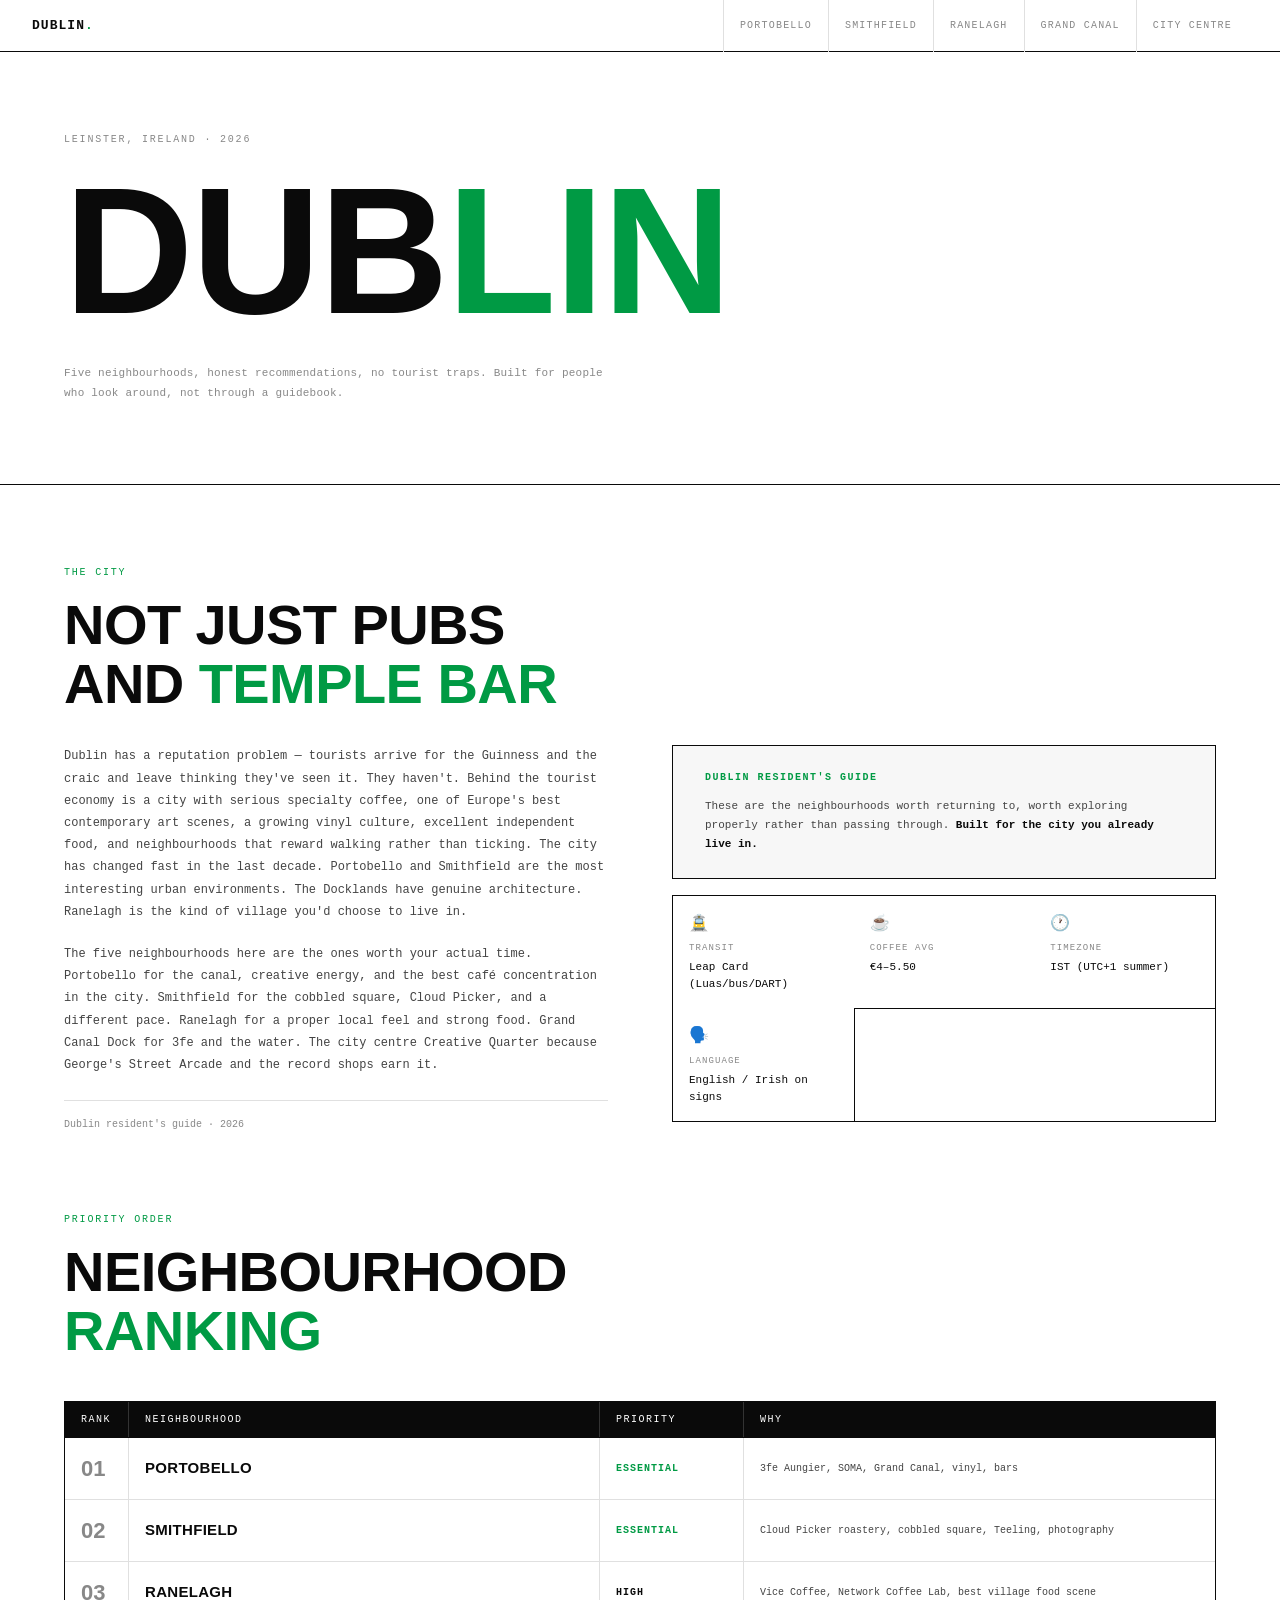
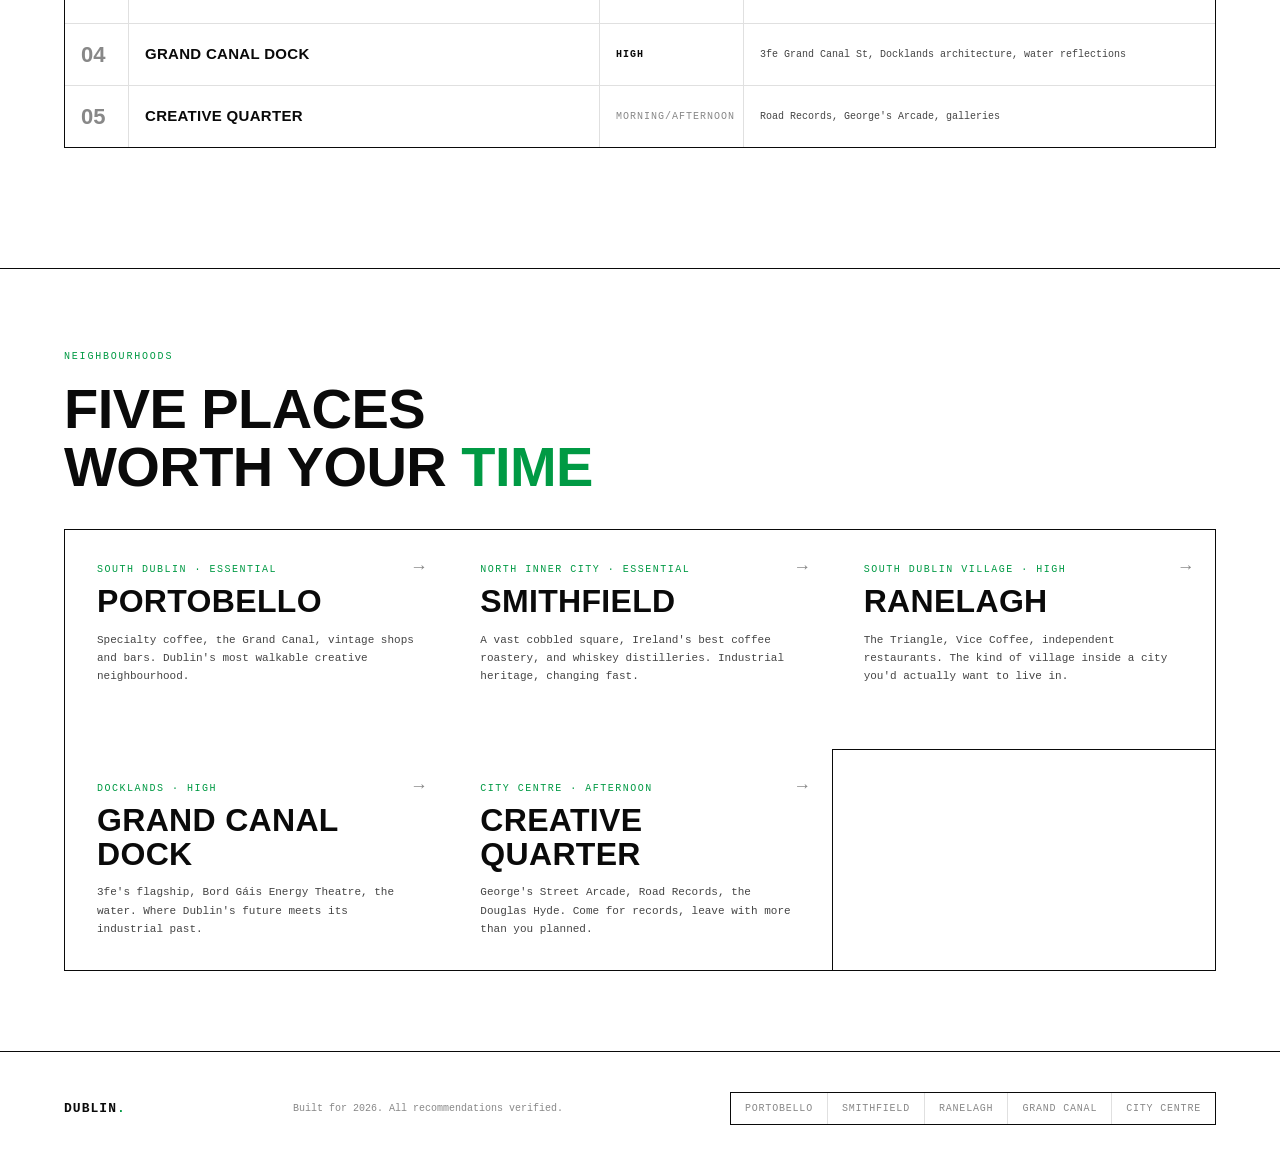
<file: index.html>
<!DOCTYPE html>
<html lang="en">
<head>
  <meta charset="UTF-8" />
  <meta name="viewport" content="width=device-width, initial-scale=1.0" />
  <title>Dublin — A Local Guide</title>
  <meta name="description" content="A neighbourhood-by-neighbourhood guide to Dublin. Coffee, culture, records, food, and street photography." />
  <link rel="stylesheet" href="./style.css" />
</head>
<body>

<nav>
  <div class="nav-logo">Dublin<span>.</span></div>
  <ul class="nav-links">
    <li><a href="./portobello.html">Portobello</a></li>
    <li><a href="./smithfield.html">Smithfield</a></li>
    <li><a href="./ranelagh.html">Ranelagh</a></li>
    <li><a href="./grand-canal-dock.html">Grand Canal</a></li>
    <li><a href="./city-centre.html">City Centre</a></li>
  </ul>
</nav>

<div class="hero hero-dublin">
  <div class="hero-bg"></div>
  <div class="hero-content">
    <div class="hero-overline">Leinster, Ireland · 2026</div>
    <h1>DUB<em>LIN</em></h1>
    <p class="hero-tagline">Five neighbourhoods, honest recommendations, no tourist traps. Built for people who look around, not through a guidebook.</p>
  </div>
</div>

<div class="munich-intro">
  <div class="section-label">The city</div>
  <h2 class="section-title">Not just pubs<br>and <em>Temple Bar</em></h2>

  <div class="munich-intro-grid">
    <div>
      <p class="section-body">Dublin has a reputation problem — tourists arrive for the Guinness and the craic and leave thinking they've seen it. They haven't. Behind the tourist economy is a city with serious specialty coffee, one of Europe's best contemporary art scenes, a growing vinyl culture, excellent independent food, and neighbourhoods that reward walking rather than ticking. The city has changed fast in the last decade. Portobello and Smithfield are the most interesting urban environments. The Docklands have genuine architecture. Ranelagh is the kind of village you'd choose to live in.</p>
      <p class="section-body" style="margin-top:1.25rem">The five neighbourhoods here are the ones worth your actual time. Portobello for the canal, creative energy, and the best café concentration in the city. Smithfield for the cobbled square, Cloud Picker, and a different pace. Ranelagh for a proper local feel and strong food. Grand Canal Dock for 3fe and the water. The city centre Creative Quarter because George's Street Arcade and the record shops earn it.</p>
      <div class="munich-fact">Dublin resident's guide · 2026</div>
    </div>
    <div>
      <div class="base-card">
        <div class="base-card-label">Dublin resident's guide</div>
        <p>These are the neighbourhoods worth returning to, worth exploring properly rather than passing through. <strong>Built for the city you already live in.</strong></p>
      </div>
      <div class="essentials" style="margin-top: 1rem;">
        <div class="essential-item">
          <div class="essential-icon">🚊</div>
          <div class="essential-label">Transit</div>
          <div class="essential-value">Leap Card (Luas/bus/DART)</div>
        </div>
        <div class="essential-item">
          <div class="essential-icon">☕</div>
          <div class="essential-label">Coffee avg</div>
          <div class="essential-value">€4–5.50</div>
        </div>
        <div class="essential-item">
          <div class="essential-icon">🕐</div>
          <div class="essential-label">Timezone</div>
          <div class="essential-value">IST (UTC+1 summer)</div>
        </div>
        <div class="essential-item">
          <div class="essential-icon">🗣️</div>
          <div class="essential-label">Language</div>
          <div class="essential-value">English / Irish on signs</div>
        </div>
      </div>
    </div>
  </div>
</div>

<div class="section" id="ranking">
  <div class="section-label">Priority Order</div>
  <h2 class="section-title">Neighbourhood<br><em>Ranking</em></h2>

  <div class="neighbourhood-ranking">
    <div class="ranking-header">
      <div>RANK</div>
      <div>NEIGHBOURHOOD</div>
      <div>PRIORITY</div>
      <div>WHY</div>
    </div>
    <div class="ranking-row">
      <div class="ranking-rank">01</div>
      <div class="ranking-name">Portobello</div>
      <div class="priority-essential">ESSENTIAL</div>
      <div class="ranking-why">3fe Aungier, SOMA, Grand Canal, vinyl, bars</div>
    </div>
    <div class="ranking-row">
      <div class="ranking-rank">02</div>
      <div class="ranking-name">Smithfield</div>
      <div class="priority-essential">ESSENTIAL</div>
      <div class="ranking-why">Cloud Picker roastery, cobbled square, Teeling, photography</div>
    </div>
    <div class="ranking-row">
      <div class="ranking-rank">03</div>
      <div class="ranking-name">Ranelagh</div>
      <div class="priority-high">HIGH</div>
      <div class="ranking-why">Vice Coffee, Network Coffee Lab, best village food scene</div>
    </div>
    <div class="ranking-row">
      <div class="ranking-rank">04</div>
      <div class="ranking-name">Grand Canal Dock</div>
      <div class="priority-high">HIGH</div>
      <div class="ranking-why">3fe Grand Canal St, Docklands architecture, water reflections</div>
    </div>
    <div class="ranking-row">
      <div class="ranking-rank">05</div>
      <div class="ranking-name">Creative Quarter</div>
      <div class="priority-morning">MORNING/AFTERNOON</div>
      <div class="ranking-why">Road Records, George's Arcade, galleries</div>
    </div>
  </div>
</div>

<hr class="divider" />

<div class="section">
  <div class="section-label">Neighbourhoods</div>
  <h2 class="section-title">Five places<br>worth your <em>time</em></h2>

  <div class="neighborhoods-grid">

    <a href="./portobello.html" class="neighborhood-card">
      <div class="neighborhood-card-bg"></div>
      <div class="neighborhood-card-overlay"></div>
      <div class="neighborhood-card-content">
        <div class="neighborhood-card-label">South Dublin · Essential</div>
        <div class="neighborhood-card-name">Portobello</div>
        <div class="neighborhood-card-tagline">Specialty coffee, the Grand Canal, vintage shops and bars. Dublin's most walkable creative neighbourhood.</div>
      </div>
      <div class="neighborhood-card-arrow">→</div>
    </a>

    <a href="./smithfield.html" class="neighborhood-card">
      <div class="neighborhood-card-bg"></div>
      <div class="neighborhood-card-overlay"></div>
      <div class="neighborhood-card-content">
        <div class="neighborhood-card-label">North Inner City · Essential</div>
        <div class="neighborhood-card-name">Smithfield</div>
        <div class="neighborhood-card-tagline">A vast cobbled square, Ireland's best coffee roastery, and whiskey distilleries. Industrial heritage, changing fast.</div>
      </div>
      <div class="neighborhood-card-arrow">→</div>
    </a>

    <a href="./ranelagh.html" class="neighborhood-card">
      <div class="neighborhood-card-bg"></div>
      <div class="neighborhood-card-overlay"></div>
      <div class="neighborhood-card-content">
        <div class="neighborhood-card-label">South Dublin Village · High</div>
        <div class="neighborhood-card-name">Ranelagh</div>
        <div class="neighborhood-card-tagline">The Triangle, Vice Coffee, independent restaurants. The kind of village inside a city you'd actually want to live in.</div>
      </div>
      <div class="neighborhood-card-arrow">→</div>
    </a>

    <a href="./grand-canal-dock.html" class="neighborhood-card">
      <div class="neighborhood-card-bg"></div>
      <div class="neighborhood-card-overlay"></div>
      <div class="neighborhood-card-content">
        <div class="neighborhood-card-label">Docklands · High</div>
        <div class="neighborhood-card-name">Grand Canal Dock</div>
        <div class="neighborhood-card-tagline">3fe's flagship, Bord Gáis Energy Theatre, the water. Where Dublin's future meets its industrial past.</div>
      </div>
      <div class="neighborhood-card-arrow">→</div>
    </a>

    <a href="./city-centre.html" class="neighborhood-card">
      <div class="neighborhood-card-bg"></div>
      <div class="neighborhood-card-overlay"></div>
      <div class="neighborhood-card-content">
        <div class="neighborhood-card-label">City Centre · Afternoon</div>
        <div class="neighborhood-card-name">Creative Quarter</div>
        <div class="neighborhood-card-tagline">George's Street Arcade, Road Records, the Douglas Hyde. Come for records, leave with more than you planned.</div>
      </div>
      <div class="neighborhood-card-arrow">→</div>
    </a>

  </div>
</div>

<footer>
  <div class="footer-logo">Dublin<span>.</span></div>
  <p class="footer-note">Built for 2026. All recommendations verified.</p>
  <ul class="footer-links">
    <li><a href="./portobello.html">Portobello</a></li>
    <li><a href="./smithfield.html">Smithfield</a></li>
    <li><a href="./ranelagh.html">Ranelagh</a></li>
    <li><a href="./grand-canal-dock.html">Grand Canal</a></li>
    <li><a href="./city-centre.html">City Centre</a></li>
  </ul>
</footer>

<button class="back-to-top" aria-label="Back to top">↑</button>
<script src="./script.js"></script>
</body>
</html>
</file>
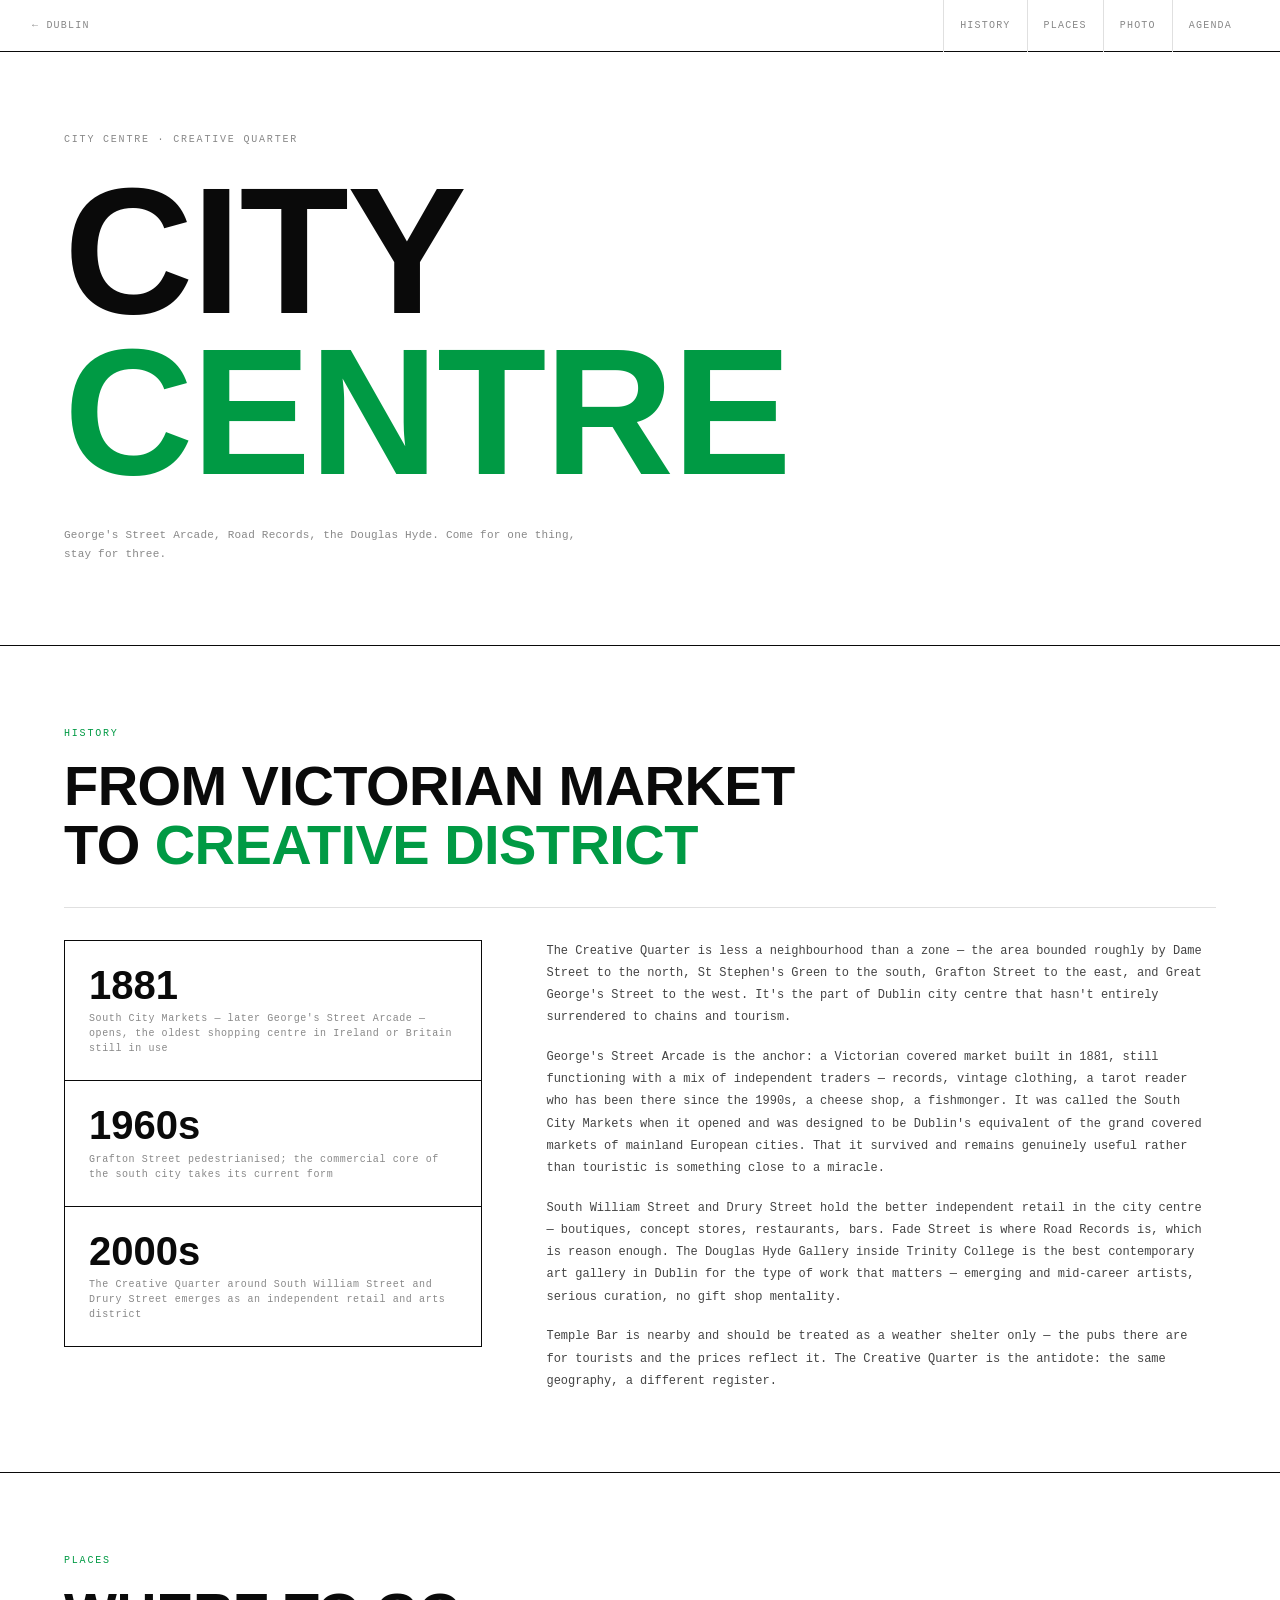
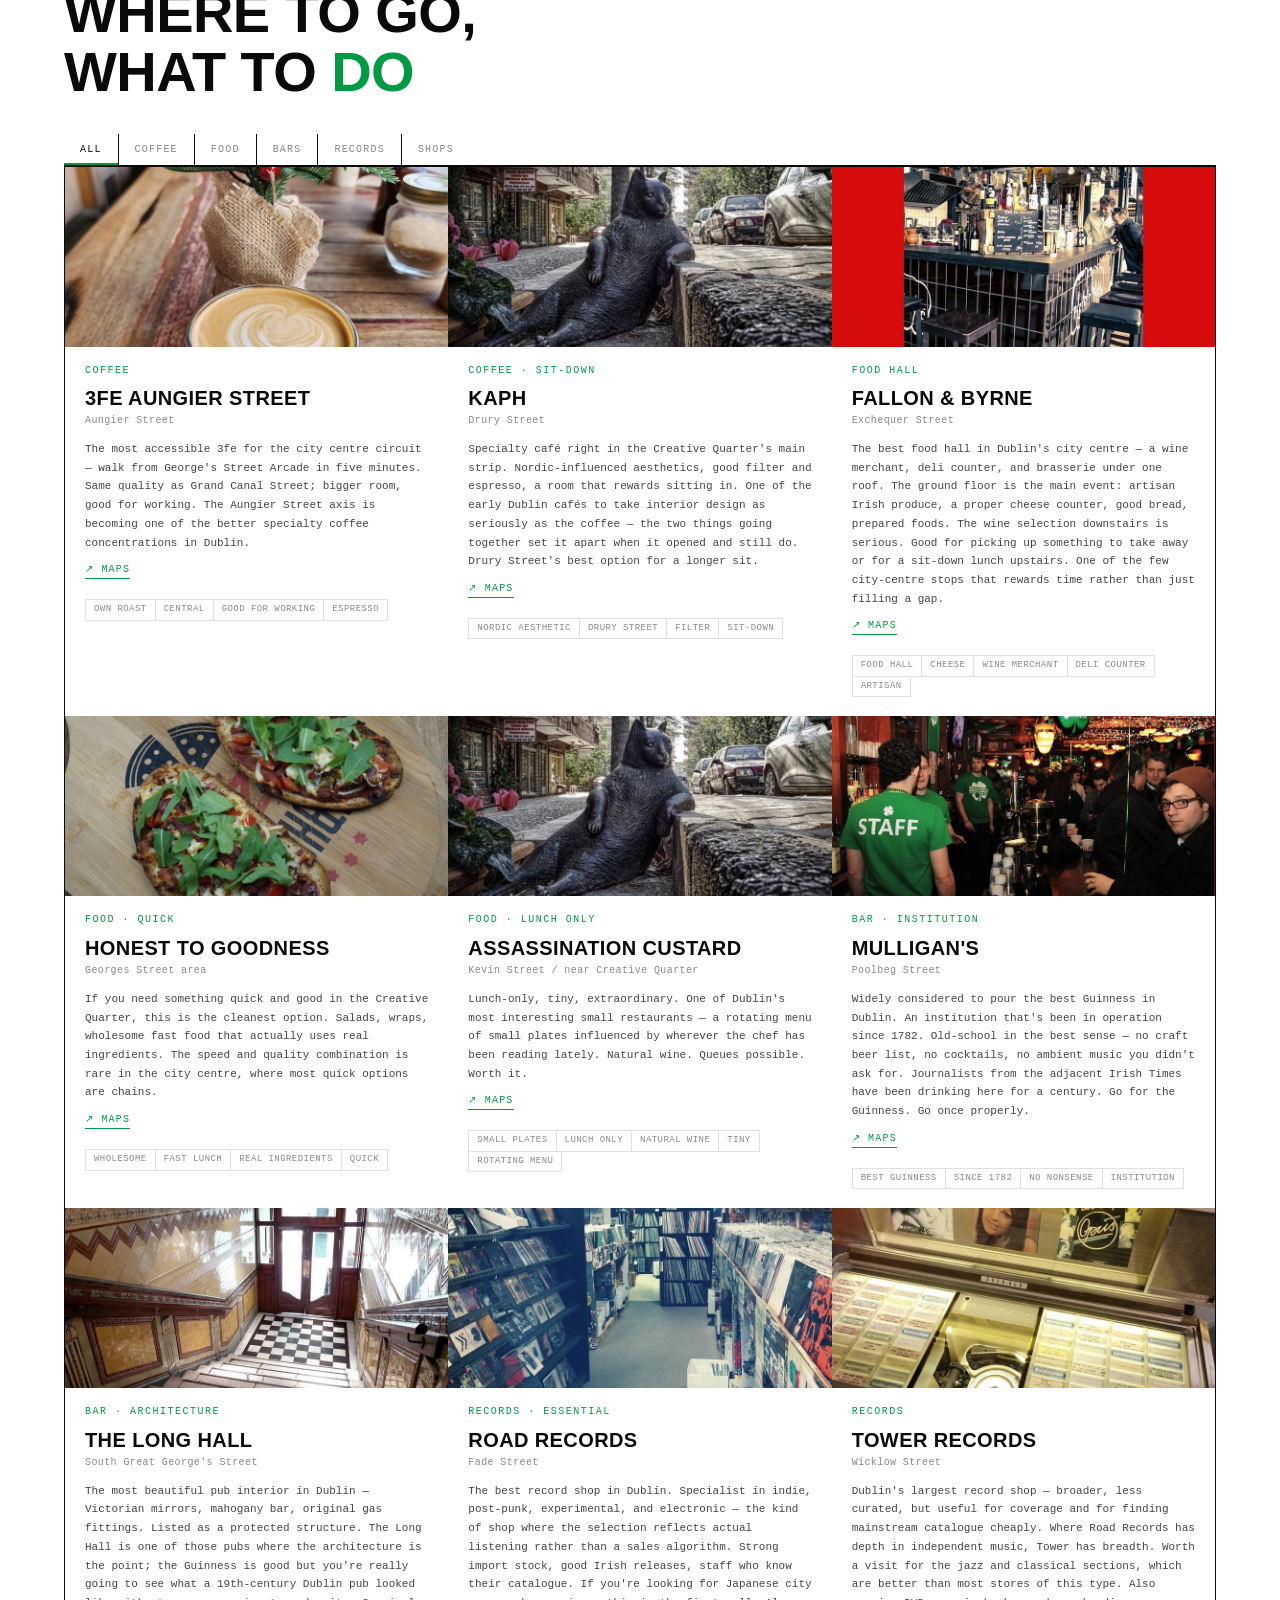
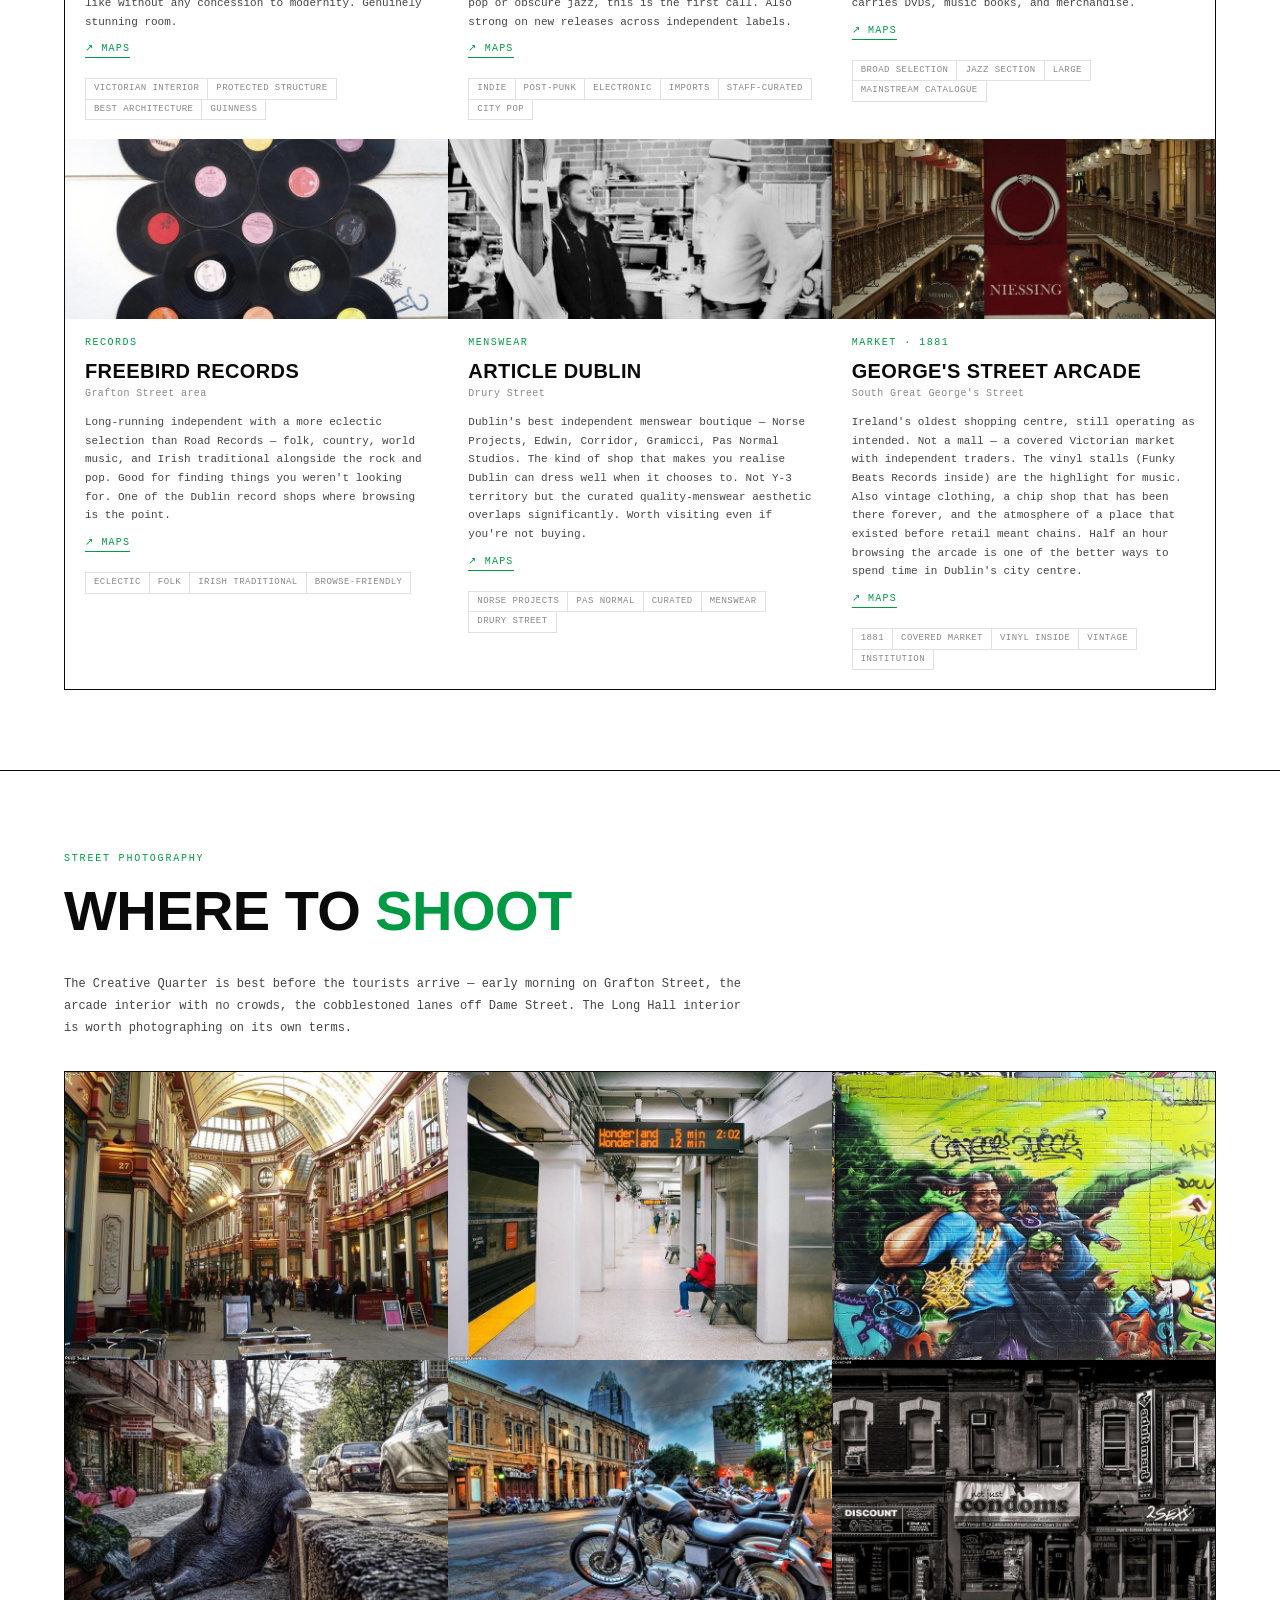
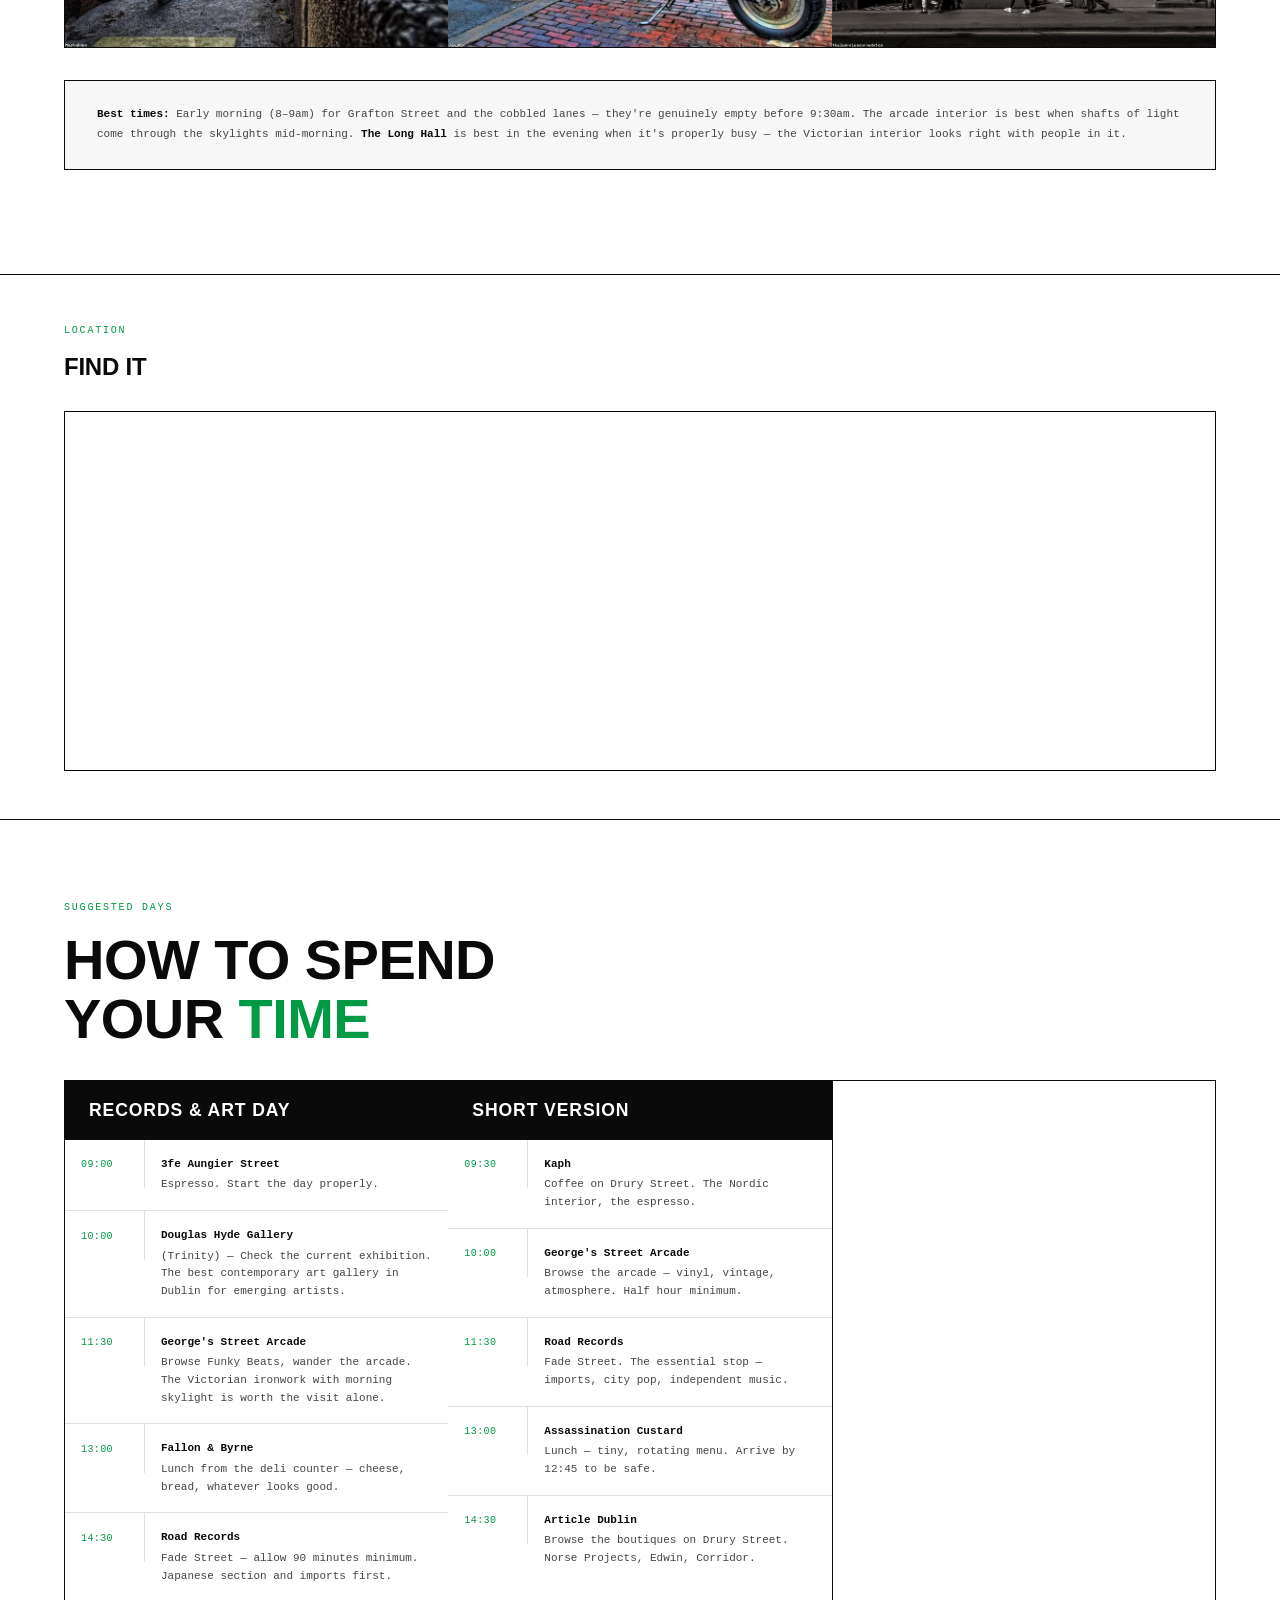
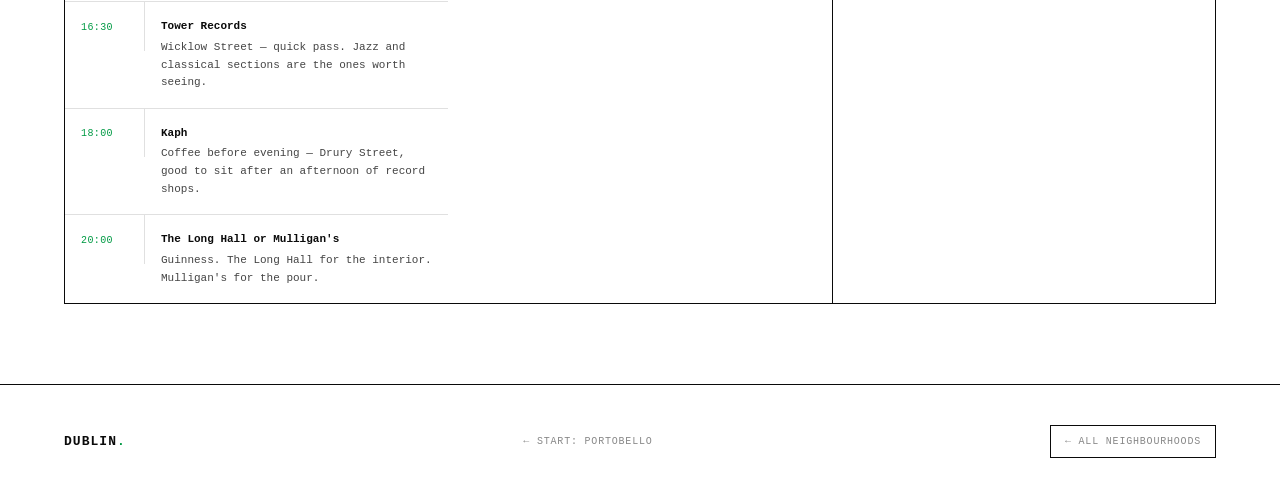
<file: city-centre.html>
<!DOCTYPE html>
<html lang="en">
<head>
  <meta charset="UTF-8" />
  <meta name="viewport" content="width=device-width, initial-scale=1.0" />
  <title>Creative Quarter — Dublin Guide</title>
  <meta name="description" content="The complete guide to Dublin's Creative Quarter: Road Records, George's Street Arcade, The Long Hall, Mulligan's, and the best record shops in Ireland." />
  <link rel="stylesheet" href="./style.css" />
</head>
<body>

<nav>
  <a href="./index.html" class="nav-back">← Dublin</a>
  <ul class="nav-links">
    <li><a href="#history">History</a></li>
    <li><a href="#places">Places</a></li>
    <li><a href="#photo">Photo</a></li>
    <li><a href="#agenda">Agenda</a></li>
  </ul>
</nav>

<div class="hero hero-city-centre">
  <div class="hero-bg"></div>
  <div class="hero-content">
    <div class="hero-overline">City Centre · Creative Quarter</div>
    <h1>City <em>Centre</em></h1>
    <p class="hero-tagline">George's Street Arcade, Road Records, the Douglas Hyde. Come for one thing, stay for three.</p>
  </div>
</div>

<!-- HISTORY -->
<div class="section" id="history">
  <div class="section-label">History</div>
  <h2 class="section-title">From Victorian market<br>to <em>creative district</em></h2>

  <div class="history-block">
    <div class="history-stats">
      <div class="stat">
        <div class="stat-number">1881</div>
        <div class="stat-label">South City Markets — later George's Street Arcade — opens, the oldest shopping centre in Ireland or Britain still in use</div>
      </div>
      <div class="stat">
        <div class="stat-number">1960s</div>
        <div class="stat-label">Grafton Street pedestrianised; the commercial core of the south city takes its current form</div>
      </div>
      <div class="stat">
        <div class="stat-number">2000s</div>
        <div class="stat-label">The Creative Quarter around South William Street and Drury Street emerges as an independent retail and arts district</div>
      </div>
    </div>
    <div class="section-body">
      <p>The Creative Quarter is less a neighbourhood than a zone — the area bounded roughly by Dame Street to the north, St Stephen's Green to the south, Grafton Street to the east, and Great George's Street to the west. It's the part of Dublin city centre that hasn't entirely surrendered to chains and tourism.</p>
      <p>George's Street Arcade is the anchor: a Victorian covered market built in 1881, still functioning with a mix of independent traders — records, vintage clothing, a tarot reader who has been there since the 1990s, a cheese shop, a fishmonger. It was called the South City Markets when it opened and was designed to be Dublin's equivalent of the grand covered markets of mainland European cities. That it survived and remains genuinely useful rather than touristic is something close to a miracle.</p>
      <p>South William Street and Drury Street hold the better independent retail in the city centre — boutiques, concept stores, restaurants, bars. Fade Street is where Road Records is, which is reason enough. The Douglas Hyde Gallery inside Trinity College is the best contemporary art gallery in Dublin for the type of work that matters — emerging and mid-career artists, serious curation, no gift shop mentality.</p>
      <p>Temple Bar is nearby and should be treated as a weather shelter only — the pubs there are for tourists and the prices reflect it. The Creative Quarter is the antidote: the same geography, a different register.</p>
    </div>
  </div>
</div>

<hr class="divider" />

<!-- PLACES -->
<div class="section" id="places">
  <div class="section-label">Places</div>
  <h2 class="section-title">Where to go,<br>what to <em>do</em></h2>

  <div class="filter-bar">
    <button class="filter-btn active" data-filter="all">All</button>
    <button class="filter-btn" data-filter="coffee">Coffee</button>
    <button class="filter-btn" data-filter="food">Food</button>
    <button class="filter-btn" data-filter="bars">Bars</button>
    <button class="filter-btn" data-filter="records">Records</button>
    <button class="filter-btn" data-filter="shops">Shops</button>
  </div>

  <div class="places-grid">

    <div class="place-card" data-category="coffee">
      <div class="place-img"><img src="./images/city-centre/3fe-aungier.jpg" alt="3fe Aungier Street"></div>
      <div class="place-category">Coffee</div>
      <div class="place-name">3fe Aungier Street</div>
      <div class="place-address">Aungier Street</div>
      <div class="place-desc">The most accessible 3fe for the city centre circuit — walk from George's Street Arcade in five minutes. Same quality as Grand Canal Street; bigger room, good for working. The Aungier Street axis is becoming one of the better specialty coffee concentrations in Dublin.</div>
      <a href="https://maps.apple.com/?q=3fe+Aungier+Street+Dublin" class="maps-link" target="_blank">↗ MAPS</a>
      <div class="place-tags">
        <span class="place-tag">own roast</span>
        <span class="place-tag">central</span>
        <span class="place-tag">good for working</span>
        <span class="place-tag">espresso</span>
      </div>
    </div>

    <div class="place-card" data-category="coffee">
      <div class="place-img"><img src="./images/city-centre/kaph-coffee.jpg" alt="Kaph"></div>
      <div class="place-category">Coffee · Sit-Down</div>
      <div class="place-name">Kaph</div>
      <div class="place-address">Drury Street</div>
      <div class="place-desc">Specialty café right in the Creative Quarter's main strip. Nordic-influenced aesthetics, good filter and espresso, a room that rewards sitting in. One of the early Dublin cafés to take interior design as seriously as the coffee — the two things going together set it apart when it opened and still do. Drury Street's best option for a longer sit.</div>
      <a href="https://maps.apple.com/?q=Kaph+Dublin" class="maps-link" target="_blank">↗ MAPS</a>
      <div class="place-tags">
        <span class="place-tag">nordic aesthetic</span>
        <span class="place-tag">drury street</span>
        <span class="place-tag">filter</span>
        <span class="place-tag">sit-down</span>
      </div>
    </div>

    <div class="place-card" data-category="food">
      <div class="place-img"><img src="./images/city-centre/fallon-and-byrne.jpg" alt="Fallon &amp; Byrne"></div>
      <div class="place-category">Food Hall</div>
      <div class="place-name">Fallon &amp; Byrne</div>
      <div class="place-address">Exchequer Street</div>
      <div class="place-desc">The best food hall in Dublin's city centre — a wine merchant, deli counter, and brasserie under one roof. The ground floor is the main event: artisan Irish produce, a proper cheese counter, good bread, prepared foods. The wine selection downstairs is serious. Good for picking up something to take away or for a sit-down lunch upstairs. One of the few city-centre stops that rewards time rather than just filling a gap.</div>
      <a href="https://maps.apple.com/?q=Fallon+and+Byrne+Dublin" class="maps-link" target="_blank">↗ MAPS</a>
      <div class="place-tags">
        <span class="place-tag">food hall</span>
        <span class="place-tag">cheese</span>
        <span class="place-tag">wine merchant</span>
        <span class="place-tag">deli counter</span>
        <span class="place-tag">artisan</span>
      </div>
    </div>

    <div class="place-card" data-category="food">
      <div class="place-img"><img src="./images/city-centre/honest-to-goodness.jpg" alt="Honest to Goodness"></div>
      <div class="place-category">Food · Quick</div>
      <div class="place-name">Honest to Goodness</div>
      <div class="place-address">Georges Street area</div>
      <div class="place-desc">If you need something quick and good in the Creative Quarter, this is the cleanest option. Salads, wraps, wholesome fast food that actually uses real ingredients. The speed and quality combination is rare in the city centre, where most quick options are chains.</div>
      <a href="https://maps.apple.com/?q=Honest+to+Goodness+Dublin" class="maps-link" target="_blank">↗ MAPS</a>
      <div class="place-tags">
        <span class="place-tag">wholesome</span>
        <span class="place-tag">fast lunch</span>
        <span class="place-tag">real ingredients</span>
        <span class="place-tag">quick</span>
      </div>
    </div>

    <div class="place-card" data-category="food">
      <div class="place-img"><img src="./images/city-centre/assassination-custard.jpg" alt="Assassination Custard"></div>
      <div class="place-category">Food · Lunch Only</div>
      <div class="place-name">Assassination Custard</div>
      <div class="place-address">Kevin Street / near Creative Quarter</div>
      <div class="place-desc">Lunch-only, tiny, extraordinary. One of Dublin's most interesting small restaurants — a rotating menu of small plates influenced by wherever the chef has been reading lately. Natural wine. Queues possible. Worth it.</div>
      <a href="https://maps.apple.com/?q=Assassination+Custard+Dublin" class="maps-link" target="_blank">↗ MAPS</a>
      <div class="place-tags">
        <span class="place-tag">small plates</span>
        <span class="place-tag">lunch only</span>
        <span class="place-tag">natural wine</span>
        <span class="place-tag">tiny</span>
        <span class="place-tag">rotating menu</span>
      </div>
    </div>

    <div class="place-card" data-category="bars">
      <div class="place-img"><img src="./images/city-centre/mulligans.jpg" alt="Mulligan's"></div>
      <div class="place-category">Bar · Institution</div>
      <div class="place-name">Mulligan's</div>
      <div class="place-address">Poolbeg Street</div>
      <div class="place-desc">Widely considered to pour the best Guinness in Dublin. An institution that's been in operation since 1782. Old-school in the best sense — no craft beer list, no cocktails, no ambient music you didn't ask for. Journalists from the adjacent Irish Times have been drinking here for a century. Go for the Guinness. Go once properly.</div>
      <a href="https://maps.apple.com/?q=Mulligans+Poolbeg+Street+Dublin" class="maps-link" target="_blank">↗ MAPS</a>
      <div class="place-tags">
        <span class="place-tag">best guinness</span>
        <span class="place-tag">since 1782</span>
        <span class="place-tag">no nonsense</span>
        <span class="place-tag">institution</span>
      </div>
    </div>

    <div class="place-card" data-category="bars">
      <div class="place-img"><img src="./images/city-centre/long-hall.jpg" alt="The Long Hall"></div>
      <div class="place-category">Bar · Architecture</div>
      <div class="place-name">The Long Hall</div>
      <div class="place-address">South Great George's Street</div>
      <div class="place-desc">The most beautiful pub interior in Dublin — Victorian mirrors, mahogany bar, original gas fittings. Listed as a protected structure. The Long Hall is one of those pubs where the architecture is the point; the Guinness is good but you're really going to see what a 19th-century Dublin pub looked like without any concession to modernity. Genuinely stunning room.</div>
      <a href="https://maps.apple.com/?q=The+Long+Hall+Dublin" class="maps-link" target="_blank">↗ MAPS</a>
      <div class="place-tags">
        <span class="place-tag">victorian interior</span>
        <span class="place-tag">protected structure</span>
        <span class="place-tag">best architecture</span>
        <span class="place-tag">guinness</span>
      </div>
    </div>

    <div class="place-card" data-category="records">
      <div class="place-img"><img src="./images/city-centre/road-records.jpg" alt="Road Records"></div>
      <div class="place-category">Records · Essential</div>
      <div class="place-name">Road Records</div>
      <div class="place-address">Fade Street</div>
      <div class="place-desc">The best record shop in Dublin. Specialist in indie, post-punk, experimental, and electronic — the kind of shop where the selection reflects actual listening rather than a sales algorithm. Strong import stock, good Irish releases, staff who know their catalogue. If you're looking for Japanese city pop or obscure jazz, this is the first call. Also strong on new releases across independent labels.</div>
      <a href="https://maps.apple.com/?q=Road+Records+Dublin" class="maps-link" target="_blank">↗ MAPS</a>
      <div class="place-tags">
        <span class="place-tag">indie</span>
        <span class="place-tag">post-punk</span>
        <span class="place-tag">electronic</span>
        <span class="place-tag">imports</span>
        <span class="place-tag">staff-curated</span>
        <span class="place-tag">city pop</span>
      </div>
    </div>

    <div class="place-card" data-category="records">
      <div class="place-img"><img src="./images/city-centre/tower-records.jpg" alt="Tower Records"></div>
      <div class="place-category">Records</div>
      <div class="place-name">Tower Records</div>
      <div class="place-address">Wicklow Street</div>
      <div class="place-desc">Dublin's largest record shop — broader, less curated, but useful for coverage and for finding mainstream catalogue cheaply. Where Road Records has depth in independent music, Tower has breadth. Worth a visit for the jazz and classical sections, which are better than most stores of this type. Also carries DVDs, music books, and merchandise.</div>
      <a href="https://maps.apple.com/?q=Tower+Records+Dublin" class="maps-link" target="_blank">↗ MAPS</a>
      <div class="place-tags">
        <span class="place-tag">broad selection</span>
        <span class="place-tag">jazz section</span>
        <span class="place-tag">large</span>
        <span class="place-tag">mainstream catalogue</span>
      </div>
    </div>

    <div class="place-card" data-category="records">
      <div class="place-img"><img src="./images/city-centre/freebird-records.jpg" alt="Freebird Records"></div>
      <div class="place-category">Records</div>
      <div class="place-name">Freebird Records</div>
      <div class="place-address">Grafton Street area</div>
      <div class="place-desc">Long-running independent with a more eclectic selection than Road Records — folk, country, world music, and Irish traditional alongside the rock and pop. Good for finding things you weren't looking for. One of the Dublin record shops where browsing is the point.</div>
      <a href="https://maps.apple.com/?q=Freebird+Records+Dublin" class="maps-link" target="_blank">↗ MAPS</a>
      <div class="place-tags">
        <span class="place-tag">eclectic</span>
        <span class="place-tag">folk</span>
        <span class="place-tag">irish traditional</span>
        <span class="place-tag">browse-friendly</span>
      </div>
    </div>

    <div class="place-card" data-category="shops">
      <div class="place-img"><img src="./images/city-centre/article-dublin.jpg" alt="Article Dublin"></div>
      <div class="place-category">Menswear</div>
      <div class="place-name">Article Dublin</div>
      <div class="place-address">Drury Street</div>
      <div class="place-desc">Dublin's best independent menswear boutique — Norse Projects, Edwin, Corridor, Gramicci, Pas Normal Studios. The kind of shop that makes you realise Dublin can dress well when it chooses to. Not Y-3 territory but the curated quality-menswear aesthetic overlaps significantly. Worth visiting even if you're not buying.</div>
      <a href="https://maps.apple.com/?q=Article+Dublin+Drury+Street" class="maps-link" target="_blank">↗ MAPS</a>
      <div class="place-tags">
        <span class="place-tag">norse projects</span>
        <span class="place-tag">pas normal</span>
        <span class="place-tag">curated</span>
        <span class="place-tag">menswear</span>
        <span class="place-tag">drury street</span>
      </div>
    </div>

    <div class="place-card" data-category="shops">
      <div class="place-img"><img src="./images/city-centre/georges-street-arcade.jpg" alt="George's Street Arcade"></div>
      <div class="place-category">Market · 1881</div>
      <div class="place-name">George's Street Arcade</div>
      <div class="place-address">South Great George's Street</div>
      <div class="place-desc">Ireland's oldest shopping centre, still operating as intended. Not a mall — a covered Victorian market with independent traders. The vinyl stalls (Funky Beats Records inside) are the highlight for music. Also vintage clothing, a chip shop that has been there forever, and the atmosphere of a place that existed before retail meant chains. Half an hour browsing the arcade is one of the better ways to spend time in Dublin's city centre.</div>
      <a href="https://maps.apple.com/?q=Georges+Street+Arcade+Dublin" class="maps-link" target="_blank">↗ MAPS</a>
      <div class="place-tags">
        <span class="place-tag">1881</span>
        <span class="place-tag">covered market</span>
        <span class="place-tag">vinyl inside</span>
        <span class="place-tag">vintage</span>
        <span class="place-tag">institution</span>
      </div>
    </div>

  </div>
</div>

<hr class="divider" />

<!-- PHOTO SPOTS -->
<div class="section" id="photo">
  <div class="section-label">Street Photography</div>
  <h2 class="section-title">Where to <em>shoot</em></h2>
  <div class="section-body">
    <p>The Creative Quarter is best before the tourists arrive — early morning on Grafton Street, the arcade interior with no crowds, the cobblestoned lanes off Dame Street. The Long Hall interior is worth photographing on its own terms.</p>
  </div>

  <div class="photo-grid">
    <div class="photo-spot">
      <img src="./images/city-centre/photo-arcade-interior.jpg" alt="George's Street Arcade Interior">
      <div class="photo-spot-overlay">George's Street Arcade Interior</div>
    </div>
    <div class="photo-spot">
      <img src="./images/city-centre/photo-grafton-dawn.jpg" alt="Grafton Street at Dawn">
      <div class="photo-spot-overlay">Grafton Street at Dawn</div>
    </div>
    <div class="photo-spot">
      <img src="./images/city-centre/photo-fade-street.jpg" alt="Fade Street Murals">
      <div class="photo-spot-overlay">Fade Street — Alley and Murals</div>
    </div>
    <div class="photo-spot">
      <img src="./images/city-centre/photo-long-hall.jpg" alt="The Long Hall Interior">
      <div class="photo-spot-overlay">The Long Hall Interior</div>
    </div>
    <div class="photo-spot">
      <img src="./images/city-centre/photo-temple-bar-morning.jpg" alt="Temple Bar Area at Morning">
      <div class="photo-spot-overlay">Temple Bar Area — Morning, Empty</div>
    </div>
    <div class="photo-spot">
      <img src="./images/city-centre/photo-drury-street.jpg" alt="Drury Street Shopfronts">
      <div class="photo-spot-overlay">Drury Street Shopfronts</div>
    </div>
  </div>

  <div style="margin-top: 2rem;" class="intro-card">
    <p><strong>Best times:</strong> Early morning (8–9am) for Grafton Street and the cobbled lanes — they're genuinely empty before 9:30am. The arcade interior is best when shafts of light come through the skylights mid-morning. <strong>The Long Hall</strong> is best in the evening when it's properly busy — the Victorian interior looks right with people in it.</p>
  </div>
</div>

<hr class="divider" />

<!-- MAP -->
<div class="section-sm">
  <div class="section-label">Location</div>
  <h2 class="section-title" style="font-size: 1.5rem; font-family: 'Barlow Condensed', sans-serif;">Find it</h2>
  <div class="map-embed">
    <iframe
      src="https://maps.google.com/maps?q=Creative+Quarter,+Dublin+2,+Ireland&output=embed&z=15"
      allowfullscreen
      loading="lazy"
      referrerpolicy="no-referrer-when-downgrade">
    </iframe>
  </div>
</div>

<hr class="divider" />

<!-- AGENDA -->
<div class="section" id="agenda">
  <div class="section-label">Suggested Days</div>
  <h2 class="section-title">How to spend<br>your <em>time</em></h2>

  <div class="agenda-grid">

    <div class="agenda-card">
      <div class="agenda-header">Records &amp; Art Day</div>
      <div class="agenda-items">
        <div class="agenda-item">
          <div class="agenda-time">09:00</div>
          <div class="agenda-activity"><strong>3fe Aungier Street</strong>Espresso. Start the day properly.</div>
        </div>
        <div class="agenda-item">
          <div class="agenda-time">10:00</div>
          <div class="agenda-activity"><strong>Douglas Hyde Gallery</strong>(Trinity) — Check the current exhibition. The best contemporary art gallery in Dublin for emerging artists.</div>
        </div>
        <div class="agenda-item">
          <div class="agenda-time">11:30</div>
          <div class="agenda-activity"><strong>George's Street Arcade</strong>Browse Funky Beats, wander the arcade. The Victorian ironwork with morning skylight is worth the visit alone.</div>
        </div>
        <div class="agenda-item">
          <div class="agenda-time">13:00</div>
          <div class="agenda-activity"><strong>Fallon &amp; Byrne</strong>Lunch from the deli counter — cheese, bread, whatever looks good.</div>
        </div>
        <div class="agenda-item">
          <div class="agenda-time">14:30</div>
          <div class="agenda-activity"><strong>Road Records</strong>Fade Street — allow 90 minutes minimum. Japanese section and imports first.</div>
        </div>
        <div class="agenda-item">
          <div class="agenda-time">16:30</div>
          <div class="agenda-activity"><strong>Tower Records</strong>Wicklow Street — quick pass. Jazz and classical sections are the ones worth seeing.</div>
        </div>
        <div class="agenda-item">
          <div class="agenda-time">18:00</div>
          <div class="agenda-activity"><strong>Kaph</strong>Coffee before evening — Drury Street, good to sit after an afternoon of record shops.</div>
        </div>
        <div class="agenda-item">
          <div class="agenda-time">20:00</div>
          <div class="agenda-activity"><strong>The Long Hall or Mulligan's</strong>Guinness. The Long Hall for the interior. Mulligan's for the pour.</div>
        </div>
      </div>
    </div>

    <div class="agenda-card">
      <div class="agenda-header">Short Version</div>
      <div class="agenda-items">
        <div class="agenda-item">
          <div class="agenda-time">09:30</div>
          <div class="agenda-activity"><strong>Kaph</strong>Coffee on Drury Street. The Nordic interior, the espresso.</div>
        </div>
        <div class="agenda-item">
          <div class="agenda-time">10:00</div>
          <div class="agenda-activity"><strong>George's Street Arcade</strong>Browse the arcade — vinyl, vintage, atmosphere. Half hour minimum.</div>
        </div>
        <div class="agenda-item">
          <div class="agenda-time">11:30</div>
          <div class="agenda-activity"><strong>Road Records</strong>Fade Street. The essential stop — imports, city pop, independent music.</div>
        </div>
        <div class="agenda-item">
          <div class="agenda-time">13:00</div>
          <div class="agenda-activity"><strong>Assassination Custard</strong>Lunch — tiny, rotating menu. Arrive by 12:45 to be safe.</div>
        </div>
        <div class="agenda-item">
          <div class="agenda-time">14:30</div>
          <div class="agenda-activity"><strong>Article Dublin</strong>Browse the boutiques on Drury Street. Norse Projects, Edwin, Corridor.</div>
        </div>
      </div>
    </div>

  </div>
</div>

<footer>
  <div class="footer-logo">Dublin<span>.</span></div>
  <div style="display:flex; gap:1rem; flex-wrap:wrap;">
    <a href="./portobello.html" style="font-family:'Space Mono',monospace;font-size:10px;color:var(--text-muted);letter-spacing:0.08em;text-transform:uppercase;">← Start: Portobello</a>
  </div>
  <ul class="footer-links">
    <li><a href="./index.html">← All Neighbourhoods</a></li>
  </ul>
</footer>

<button class="back-to-top" aria-label="Back to top">↑</button>
<script src="./script.js"></script>
</body>
</html>
</file>
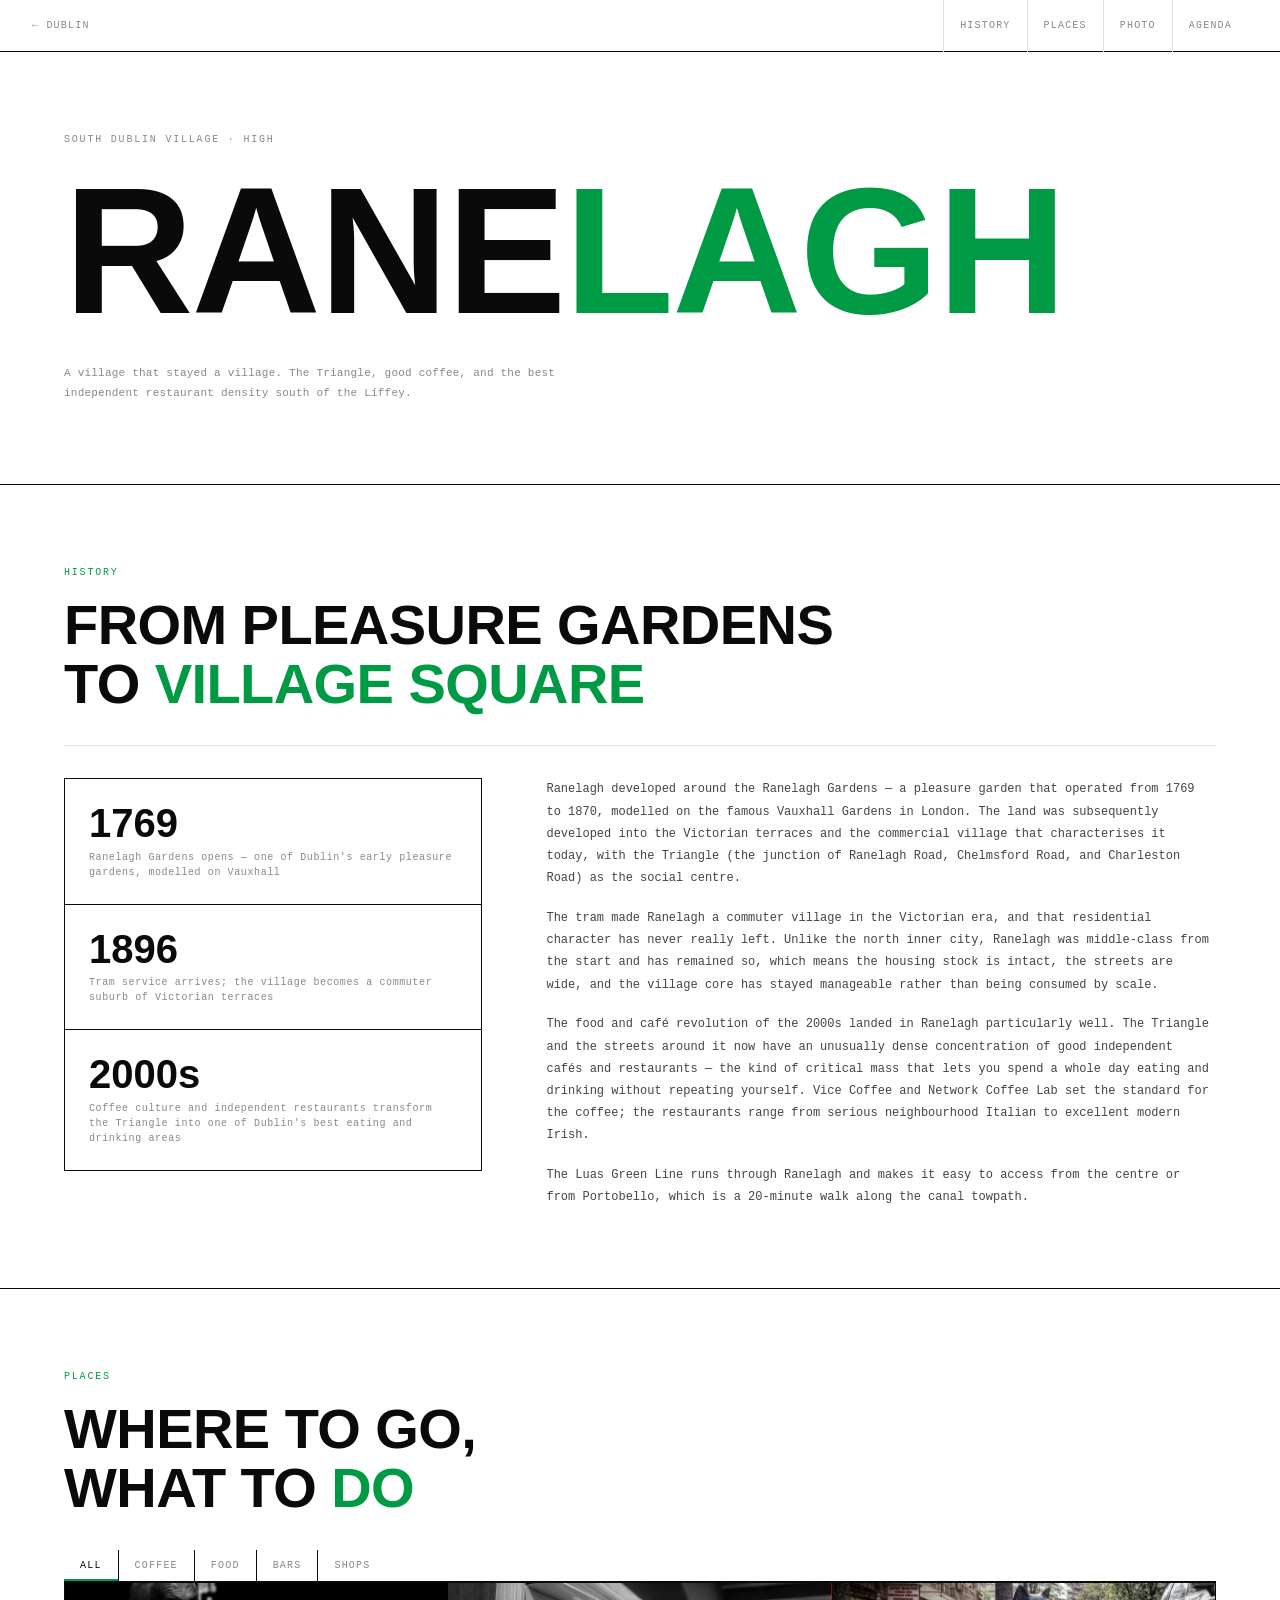
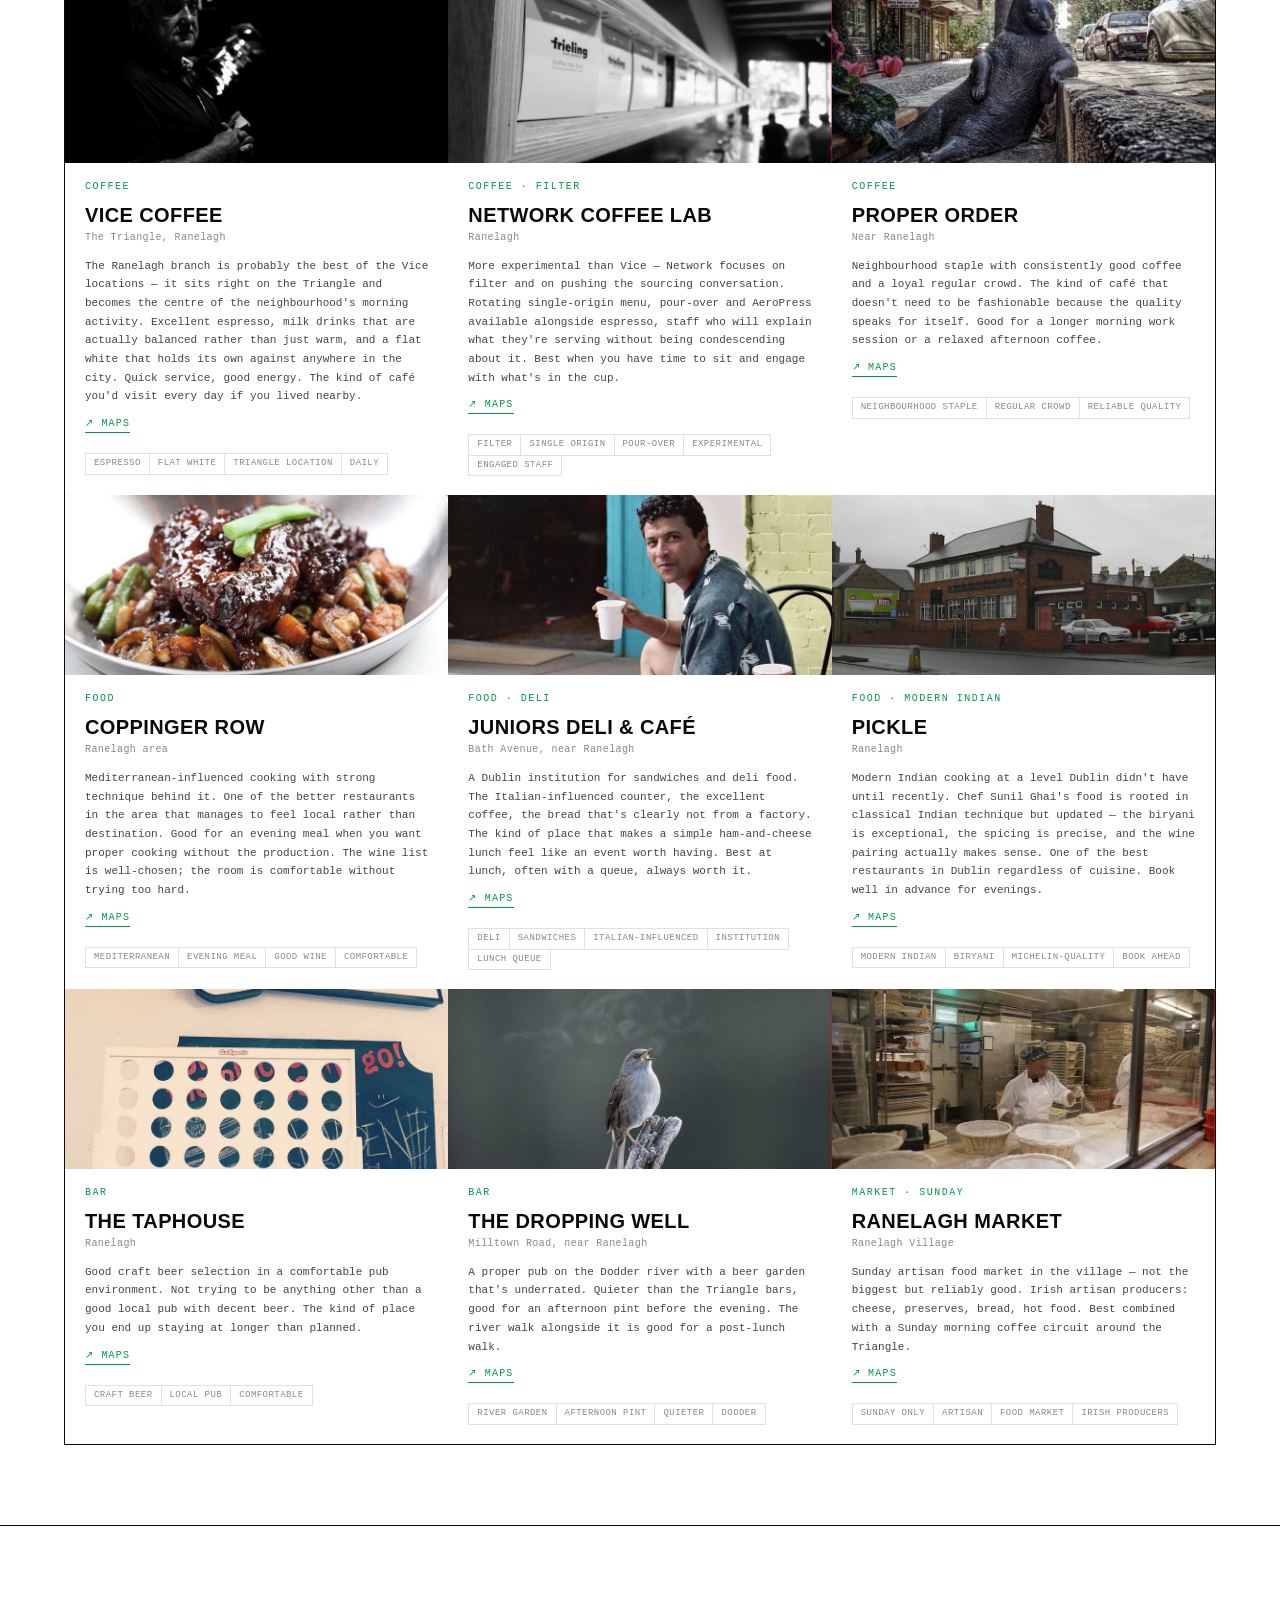
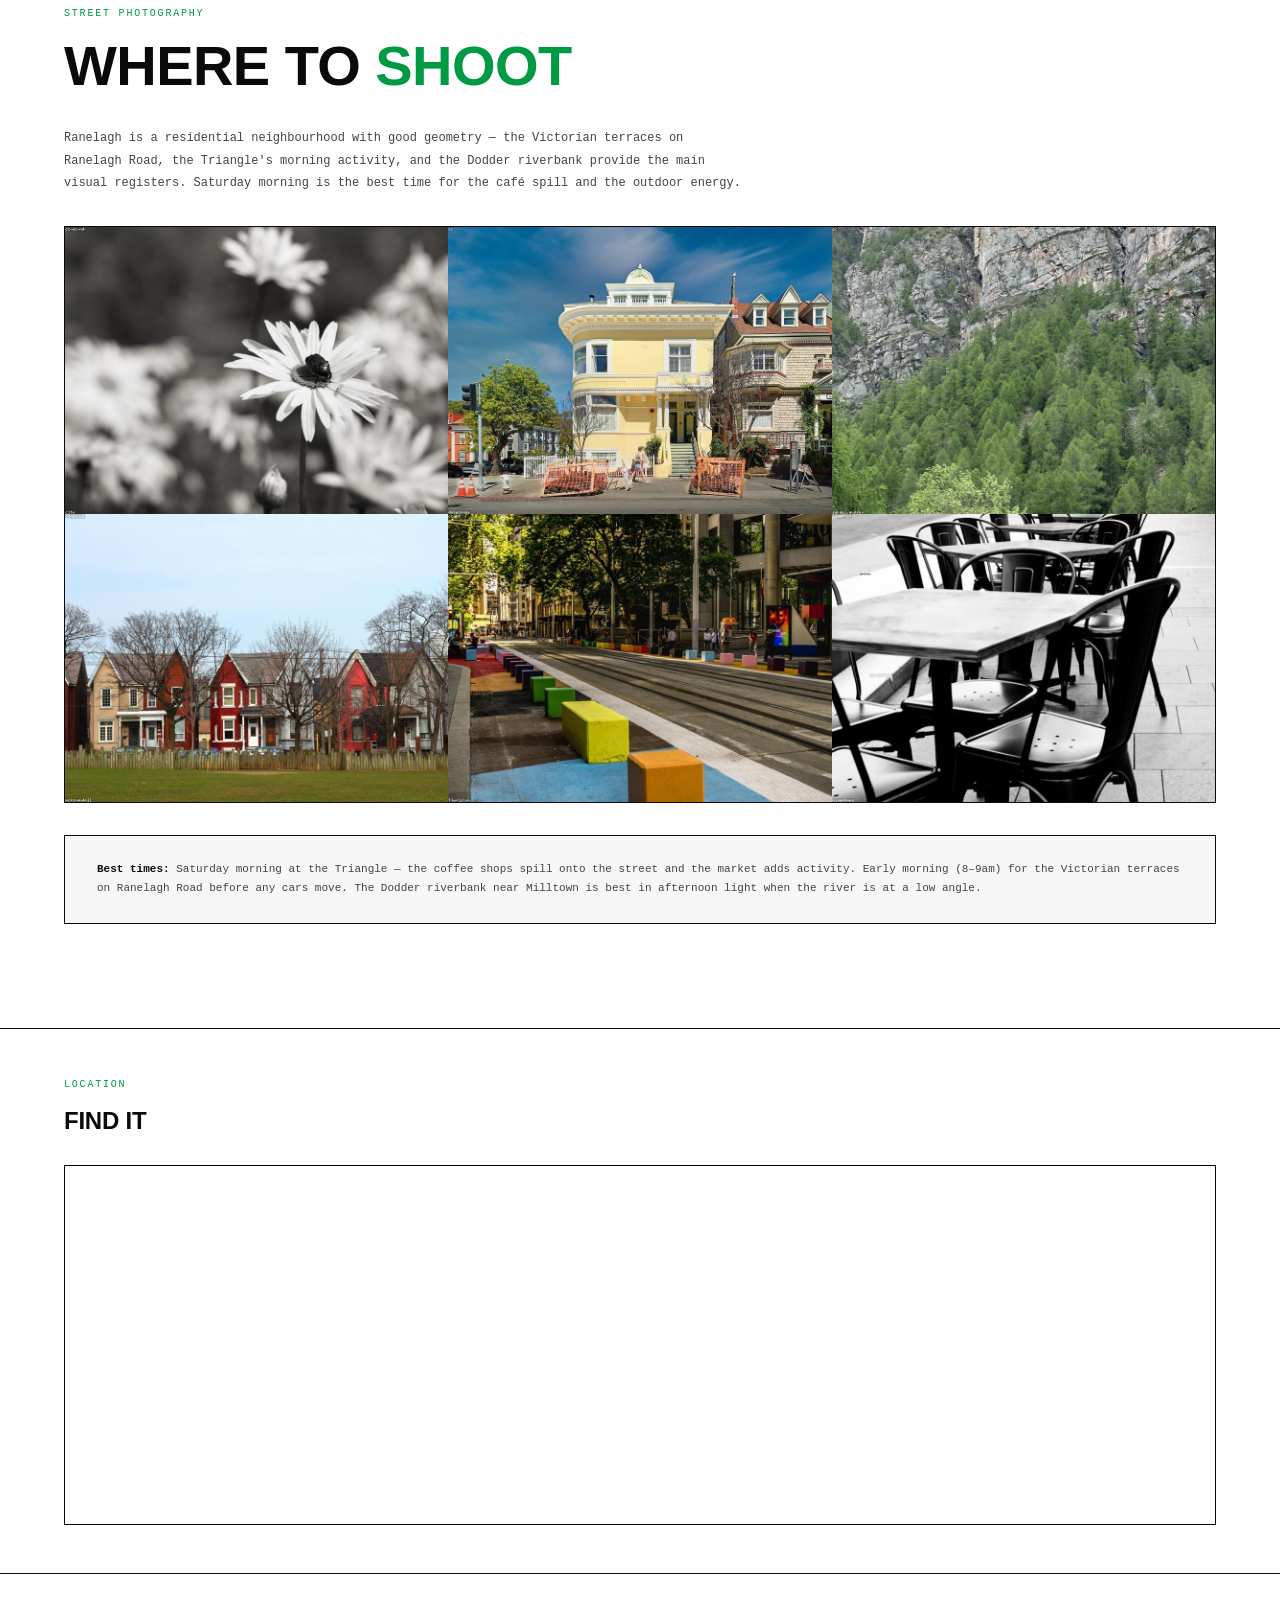
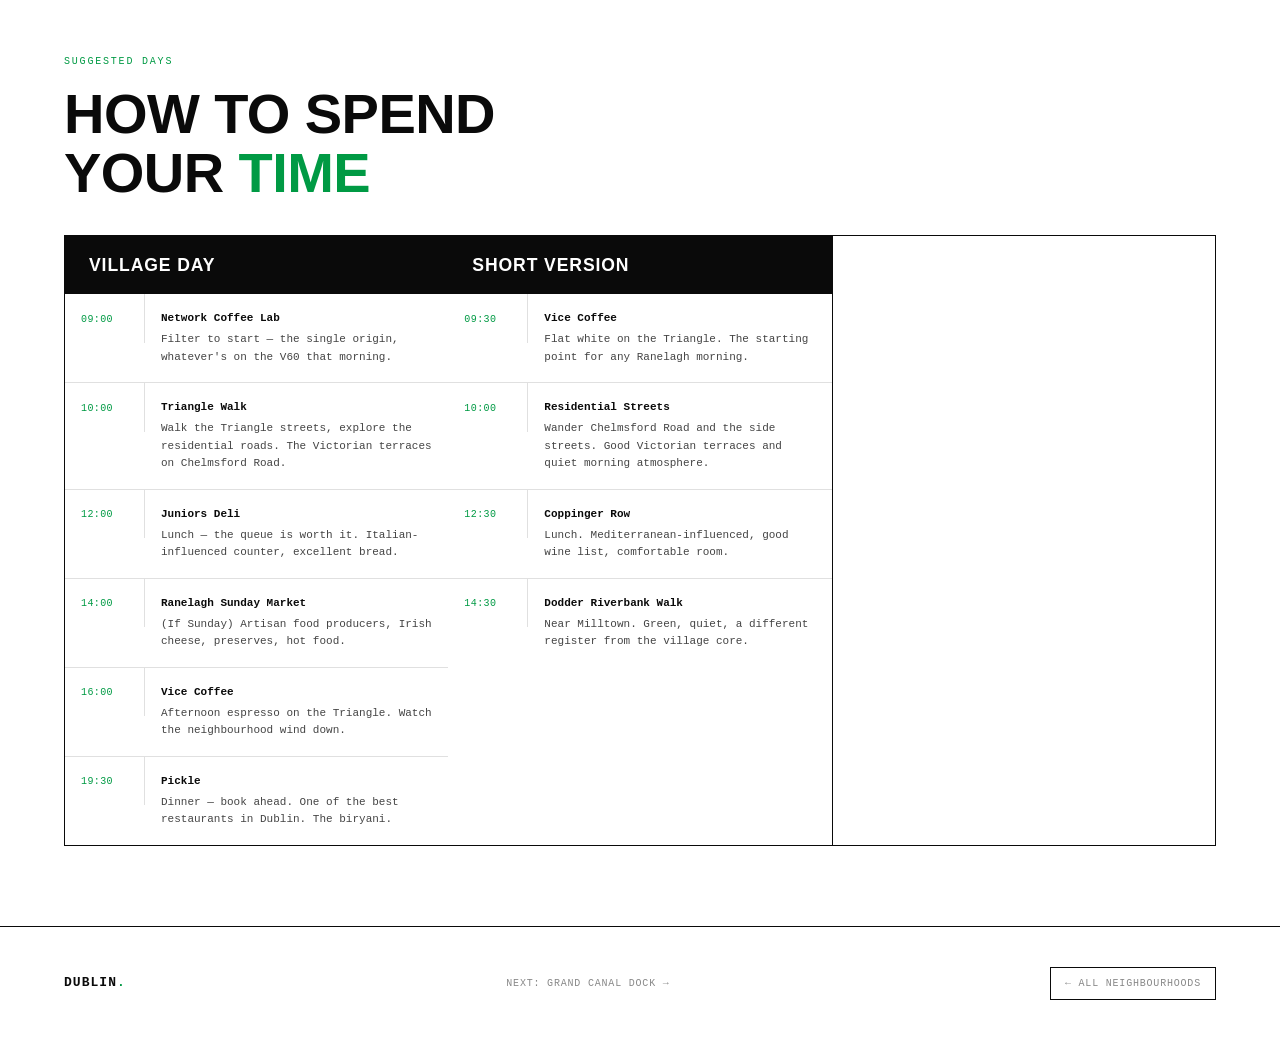
<file: ranelagh.html>
<!DOCTYPE html>
<html lang="en">
<head>
  <meta charset="UTF-8" />
  <meta name="viewport" content="width=device-width, initial-scale=1.0" />
  <title>Ranelagh — Dublin Guide</title>
  <meta name="description" content="The complete guide to Ranelagh: Vice Coffee, Network Coffee Lab, the Triangle, Pickle restaurant, and the best village food scene south of the Liffey." />
  <link rel="stylesheet" href="./style.css" />
</head>
<body>

<nav>
  <a href="./index.html" class="nav-back">← Dublin</a>
  <ul class="nav-links">
    <li><a href="#history">History</a></li>
    <li><a href="#places">Places</a></li>
    <li><a href="#photo">Photo</a></li>
    <li><a href="#agenda">Agenda</a></li>
  </ul>
</nav>

<div class="hero hero-ranelagh">
  <div class="hero-bg"></div>
  <div class="hero-content">
    <div class="hero-overline">South Dublin Village · High</div>
    <h1>Rane<em>lagh</em></h1>
    <p class="hero-tagline">A village that stayed a village. The Triangle, good coffee, and the best independent restaurant density south of the Liffey.</p>
  </div>
</div>

<!-- HISTORY -->
<div class="section" id="history">
  <div class="section-label">History</div>
  <h2 class="section-title">From pleasure gardens<br>to <em>village square</em></h2>

  <div class="history-block">
    <div class="history-stats">
      <div class="stat">
        <div class="stat-number">1769</div>
        <div class="stat-label">Ranelagh Gardens opens — one of Dublin's early pleasure gardens, modelled on Vauxhall</div>
      </div>
      <div class="stat">
        <div class="stat-number">1896</div>
        <div class="stat-label">Tram service arrives; the village becomes a commuter suburb of Victorian terraces</div>
      </div>
      <div class="stat">
        <div class="stat-number">2000s</div>
        <div class="stat-label">Coffee culture and independent restaurants transform the Triangle into one of Dublin's best eating and drinking areas</div>
      </div>
    </div>
    <div class="section-body">
      <p>Ranelagh developed around the Ranelagh Gardens — a pleasure garden that operated from 1769 to 1870, modelled on the famous Vauxhall Gardens in London. The land was subsequently developed into the Victorian terraces and the commercial village that characterises it today, with the Triangle (the junction of Ranelagh Road, Chelmsford Road, and Charleston Road) as the social centre.</p>
      <p>The tram made Ranelagh a commuter village in the Victorian era, and that residential character has never really left. Unlike the north inner city, Ranelagh was middle-class from the start and has remained so, which means the housing stock is intact, the streets are wide, and the village core has stayed manageable rather than being consumed by scale.</p>
      <p>The food and café revolution of the 2000s landed in Ranelagh particularly well. The Triangle and the streets around it now have an unusually dense concentration of good independent cafés and restaurants — the kind of critical mass that lets you spend a whole day eating and drinking without repeating yourself. Vice Coffee and Network Coffee Lab set the standard for the coffee; the restaurants range from serious neighbourhood Italian to excellent modern Irish.</p>
      <p>The Luas Green Line runs through Ranelagh and makes it easy to access from the centre or from Portobello, which is a 20-minute walk along the canal towpath.</p>
    </div>
  </div>
</div>

<hr class="divider" />

<!-- PLACES -->
<div class="section" id="places">
  <div class="section-label">Places</div>
  <h2 class="section-title">Where to go,<br>what to <em>do</em></h2>

  <div class="filter-bar">
    <button class="filter-btn active" data-filter="all">All</button>
    <button class="filter-btn" data-filter="coffee">Coffee</button>
    <button class="filter-btn" data-filter="food">Food</button>
    <button class="filter-btn" data-filter="bars">Bars</button>
    <button class="filter-btn" data-filter="shops">Shops</button>
  </div>

  <div class="places-grid">

    <div class="place-card" data-category="coffee">
      <div class="place-img"><img src="./images/ranelagh/vice-coffee.jpg" alt="Vice Coffee Ranelagh"></div>
      <div class="place-category">Coffee</div>
      <div class="place-name">Vice Coffee</div>
      <div class="place-address">The Triangle, Ranelagh</div>
      <div class="place-desc">The Ranelagh branch is probably the best of the Vice locations — it sits right on the Triangle and becomes the centre of the neighbourhood's morning activity. Excellent espresso, milk drinks that are actually balanced rather than just warm, and a flat white that holds its own against anywhere in the city. Quick service, good energy. The kind of café you'd visit every day if you lived nearby.</div>
      <a href="https://maps.apple.com/?q=Vice+Coffee+Ranelagh+Dublin" class="maps-link" target="_blank">↗ MAPS</a>
      <div class="place-tags">
        <span class="place-tag">espresso</span>
        <span class="place-tag">flat white</span>
        <span class="place-tag">triangle location</span>
        <span class="place-tag">daily</span>
      </div>
    </div>

    <div class="place-card" data-category="coffee">
      <div class="place-img"><img src="./images/ranelagh/network-coffee-lab.jpg" alt="Network Coffee Lab"></div>
      <div class="place-category">Coffee · Filter</div>
      <div class="place-name">Network Coffee Lab</div>
      <div class="place-address">Ranelagh</div>
      <div class="place-desc">More experimental than Vice — Network focuses on filter and on pushing the sourcing conversation. Rotating single-origin menu, pour-over and AeroPress available alongside espresso, staff who will explain what they're serving without being condescending about it. Best when you have time to sit and engage with what's in the cup.</div>
      <a href="https://maps.apple.com/?q=Network+Coffee+Lab+Dublin" class="maps-link" target="_blank">↗ MAPS</a>
      <div class="place-tags">
        <span class="place-tag">filter</span>
        <span class="place-tag">single origin</span>
        <span class="place-tag">pour-over</span>
        <span class="place-tag">experimental</span>
        <span class="place-tag">engaged staff</span>
      </div>
    </div>

    <div class="place-card" data-category="coffee">
      <div class="place-img"><img src="./images/ranelagh/proper-order.jpg" alt="Proper Order"></div>
      <div class="place-category">Coffee</div>
      <div class="place-name">Proper Order</div>
      <div class="place-address">Near Ranelagh</div>
      <div class="place-desc">Neighbourhood staple with consistently good coffee and a loyal regular crowd. The kind of café that doesn't need to be fashionable because the quality speaks for itself. Good for a longer morning work session or a relaxed afternoon coffee.</div>
      <a href="https://maps.apple.com/?q=Proper+Order+Coffee+Dublin" class="maps-link" target="_blank">↗ MAPS</a>
      <div class="place-tags">
        <span class="place-tag">neighbourhood staple</span>
        <span class="place-tag">regular crowd</span>
        <span class="place-tag">reliable quality</span>
      </div>
    </div>

    <div class="place-card" data-category="food">
      <div class="place-img"><img src="./images/ranelagh/coppinger-row.jpg" alt="Coppinger Row"></div>
      <div class="place-category">Food</div>
      <div class="place-name">Coppinger Row</div>
      <div class="place-address">Ranelagh area</div>
      <div class="place-desc">Mediterranean-influenced cooking with strong technique behind it. One of the better restaurants in the area that manages to feel local rather than destination. Good for an evening meal when you want proper cooking without the production. The wine list is well-chosen; the room is comfortable without trying too hard.</div>
      <a href="https://maps.apple.com/?q=Coppinger+Row+Dublin" class="maps-link" target="_blank">↗ MAPS</a>
      <div class="place-tags">
        <span class="place-tag">mediterranean</span>
        <span class="place-tag">evening meal</span>
        <span class="place-tag">good wine</span>
        <span class="place-tag">comfortable</span>
      </div>
    </div>

    <div class="place-card" data-category="food">
      <div class="place-img"><img src="./images/ranelagh/juniors-deli.jpg" alt="Juniors Deli & Café"></div>
      <div class="place-category">Food · Deli</div>
      <div class="place-name">Juniors Deli &amp; Café</div>
      <div class="place-address">Bath Avenue, near Ranelagh</div>
      <div class="place-desc">A Dublin institution for sandwiches and deli food. The Italian-influenced counter, the excellent coffee, the bread that's clearly not from a factory. The kind of place that makes a simple ham-and-cheese lunch feel like an event worth having. Best at lunch, often with a queue, always worth it.</div>
      <a href="https://maps.apple.com/?q=Juniors+Deli+Dublin" class="maps-link" target="_blank">↗ MAPS</a>
      <div class="place-tags">
        <span class="place-tag">deli</span>
        <span class="place-tag">sandwiches</span>
        <span class="place-tag">italian-influenced</span>
        <span class="place-tag">institution</span>
        <span class="place-tag">lunch queue</span>
      </div>
    </div>

    <div class="place-card" data-category="food">
      <div class="place-img"><img src="./images/ranelagh/pickle-restaurant.jpg" alt="Pickle"></div>
      <div class="place-category">Food · Modern Indian</div>
      <div class="place-name">Pickle</div>
      <div class="place-address">Ranelagh</div>
      <div class="place-desc">Modern Indian cooking at a level Dublin didn't have until recently. Chef Sunil Ghai's food is rooted in classical Indian technique but updated — the biryani is exceptional, the spicing is precise, and the wine pairing actually makes sense. One of the best restaurants in Dublin regardless of cuisine. Book well in advance for evenings.</div>
      <a href="https://maps.apple.com/?q=Pickle+Restaurant+Dublin" class="maps-link" target="_blank">↗ MAPS</a>
      <div class="place-tags">
        <span class="place-tag">modern indian</span>
        <span class="place-tag">biryani</span>
        <span class="place-tag">michelin-quality</span>
        <span class="place-tag">book ahead</span>
      </div>
    </div>

    <div class="place-card" data-category="bars">
      <div class="place-img"><img src="./images/ranelagh/taphouse.jpg" alt="The Taphouse"></div>
      <div class="place-category">Bar</div>
      <div class="place-name">The Taphouse</div>
      <div class="place-address">Ranelagh</div>
      <div class="place-desc">Good craft beer selection in a comfortable pub environment. Not trying to be anything other than a good local pub with decent beer. The kind of place you end up staying at longer than planned.</div>
      <a href="https://maps.apple.com/?q=The+Taphouse+Ranelagh+Dublin" class="maps-link" target="_blank">↗ MAPS</a>
      <div class="place-tags">
        <span class="place-tag">craft beer</span>
        <span class="place-tag">local pub</span>
        <span class="place-tag">comfortable</span>
      </div>
    </div>

    <div class="place-card" data-category="bars">
      <div class="place-img"><img src="./images/ranelagh/dropping-well.jpg" alt="The Dropping Well"></div>
      <div class="place-category">Bar</div>
      <div class="place-name">The Dropping Well</div>
      <div class="place-address">Milltown Road, near Ranelagh</div>
      <div class="place-desc">A proper pub on the Dodder river with a beer garden that's underrated. Quieter than the Triangle bars, good for an afternoon pint before the evening. The river walk alongside it is good for a post-lunch walk.</div>
      <a href="https://maps.apple.com/?q=The+Dropping+Well+Dublin" class="maps-link" target="_blank">↗ MAPS</a>
      <div class="place-tags">
        <span class="place-tag">river garden</span>
        <span class="place-tag">afternoon pint</span>
        <span class="place-tag">quieter</span>
        <span class="place-tag">dodder</span>
      </div>
    </div>

    <div class="place-card" data-category="shops">
      <div class="place-img"><img src="./images/ranelagh/ranelagh-market.jpg" alt="Ranelagh Market"></div>
      <div class="place-category">Market · Sunday</div>
      <div class="place-name">Ranelagh Market</div>
      <div class="place-address">Ranelagh Village</div>
      <div class="place-desc">Sunday artisan food market in the village — not the biggest but reliably good. Irish artisan producers: cheese, preserves, bread, hot food. Best combined with a Sunday morning coffee circuit around the Triangle.</div>
      <a href="https://maps.apple.com/?q=Ranelagh+Market+Dublin" class="maps-link" target="_blank">↗ MAPS</a>
      <div class="place-tags">
        <span class="place-tag">sunday only</span>
        <span class="place-tag">artisan</span>
        <span class="place-tag">food market</span>
        <span class="place-tag">irish producers</span>
      </div>
    </div>

  </div>
</div>

<hr class="divider" />

<!-- PHOTO SPOTS -->
<div class="section" id="photo">
  <div class="section-label">Street Photography</div>
  <h2 class="section-title">Where to <em>shoot</em></h2>
  <div class="section-body">
    <p>Ranelagh is a residential neighbourhood with good geometry — the Victorian terraces on Ranelagh Road, the Triangle's morning activity, and the Dodder riverbank provide the main visual registers. Saturday morning is the best time for the café spill and the outdoor energy.</p>
  </div>

  <div class="photo-grid">
    <div class="photo-spot">
      <img src="./images/ranelagh/photo-triangle-morning.jpg" alt="The Triangle at Morning">
      <div class="photo-spot-overlay">The Triangle at Morning</div>
    </div>
    <div class="photo-spot">
      <img src="./images/ranelagh/photo-terraces.jpg" alt="Victorian Terraces on Ranelagh Road">
      <div class="photo-spot-overlay">Victorian Terraces, Ranelagh Road</div>
    </div>
    <div class="photo-spot">
      <img src="./images/ranelagh/photo-dodder.jpg" alt="Dodder Riverbank">
      <div class="photo-spot-overlay">Dodder Riverbank</div>
    </div>
    <div class="photo-spot">
      <img src="./images/ranelagh/photo-chelmsford-road.jpg" alt="Chelmsford Road">
      <div class="photo-spot-overlay">Chelmsford Road</div>
    </div>
    <div class="photo-spot">
      <img src="./images/ranelagh/photo-luas.jpg" alt="Luas Green Line on Ranelagh Road">
      <div class="photo-spot-overlay">Luas Green Line, Ranelagh Road</div>
    </div>
    <div class="photo-spot">
      <img src="./images/ranelagh/photo-cafe-spill.jpg" alt="Café Spill onto the Triangle">
      <div class="photo-spot-overlay">Saturday Morning Café Spill</div>
    </div>
  </div>

  <div style="margin-top: 2rem;" class="intro-card">
    <p><strong>Best times:</strong> Saturday morning at the Triangle — the coffee shops spill onto the street and the market adds activity. Early morning (8–9am) for the Victorian terraces on Ranelagh Road before any cars move. The Dodder riverbank near Milltown is best in afternoon light when the river is at a low angle.</p>
  </div>
</div>

<hr class="divider" />

<!-- MAP -->
<div class="section-sm">
  <div class="section-label">Location</div>
  <h2 class="section-title" style="font-size: 1.5rem; font-family: 'Barlow Condensed', sans-serif;">Find it</h2>
  <div class="map-embed">
    <iframe
      src="https://maps.google.com/maps?q=Ranelagh,+Dublin,+Ireland&output=embed&z=15"
      allowfullscreen
      loading="lazy"
      referrerpolicy="no-referrer-when-downgrade">
    </iframe>
  </div>
</div>

<hr class="divider" />

<!-- AGENDA -->
<div class="section" id="agenda">
  <div class="section-label">Suggested Days</div>
  <h2 class="section-title">How to spend<br>your <em>time</em></h2>

  <div class="agenda-grid">

    <div class="agenda-card">
      <div class="agenda-header">Village Day</div>
      <div class="agenda-items">
        <div class="agenda-item">
          <div class="agenda-time">09:00</div>
          <div class="agenda-activity"><strong>Network Coffee Lab</strong>Filter to start — the single origin, whatever's on the V60 that morning.</div>
        </div>
        <div class="agenda-item">
          <div class="agenda-time">10:00</div>
          <div class="agenda-activity"><strong>Triangle Walk</strong>Walk the Triangle streets, explore the residential roads. The Victorian terraces on Chelmsford Road.</div>
        </div>
        <div class="agenda-item">
          <div class="agenda-time">12:00</div>
          <div class="agenda-activity"><strong>Juniors Deli</strong>Lunch — the queue is worth it. Italian-influenced counter, excellent bread.</div>
        </div>
        <div class="agenda-item">
          <div class="agenda-time">14:00</div>
          <div class="agenda-activity"><strong>Ranelagh Sunday Market</strong>(If Sunday) Artisan food producers, Irish cheese, preserves, hot food.</div>
        </div>
        <div class="agenda-item">
          <div class="agenda-time">16:00</div>
          <div class="agenda-activity"><strong>Vice Coffee</strong>Afternoon espresso on the Triangle. Watch the neighbourhood wind down.</div>
        </div>
        <div class="agenda-item">
          <div class="agenda-time">19:30</div>
          <div class="agenda-activity"><strong>Pickle</strong>Dinner — book ahead. One of the best restaurants in Dublin. The biryani.</div>
        </div>
      </div>
    </div>

    <div class="agenda-card">
      <div class="agenda-header">Short Version</div>
      <div class="agenda-items">
        <div class="agenda-item">
          <div class="agenda-time">09:30</div>
          <div class="agenda-activity"><strong>Vice Coffee</strong>Flat white on the Triangle. The starting point for any Ranelagh morning.</div>
        </div>
        <div class="agenda-item">
          <div class="agenda-time">10:00</div>
          <div class="agenda-activity"><strong>Residential Streets</strong>Wander Chelmsford Road and the side streets. Good Victorian terraces and quiet morning atmosphere.</div>
        </div>
        <div class="agenda-item">
          <div class="agenda-time">12:30</div>
          <div class="agenda-activity"><strong>Coppinger Row</strong>Lunch. Mediterranean-influenced, good wine list, comfortable room.</div>
        </div>
        <div class="agenda-item">
          <div class="agenda-time">14:30</div>
          <div class="agenda-activity"><strong>Dodder Riverbank Walk</strong>Near Milltown. Green, quiet, a different register from the village core.</div>
        </div>
      </div>
    </div>

  </div>
</div>

<footer>
  <div class="footer-logo">Dublin<span>.</span></div>
  <div style="display:flex; gap:1rem; flex-wrap:wrap;">
    <a href="./grand-canal-dock.html" style="font-family:'Space Mono',monospace;font-size:10px;color:var(--text-muted);letter-spacing:0.08em;text-transform:uppercase;">Next: Grand Canal Dock →</a>
  </div>
  <ul class="footer-links">
    <li><a href="./index.html">← All Neighbourhoods</a></li>
  </ul>
</footer>

<button class="back-to-top" aria-label="Back to top">↑</button>
<script src="./script.js"></script>
</body>
</html>
</file>
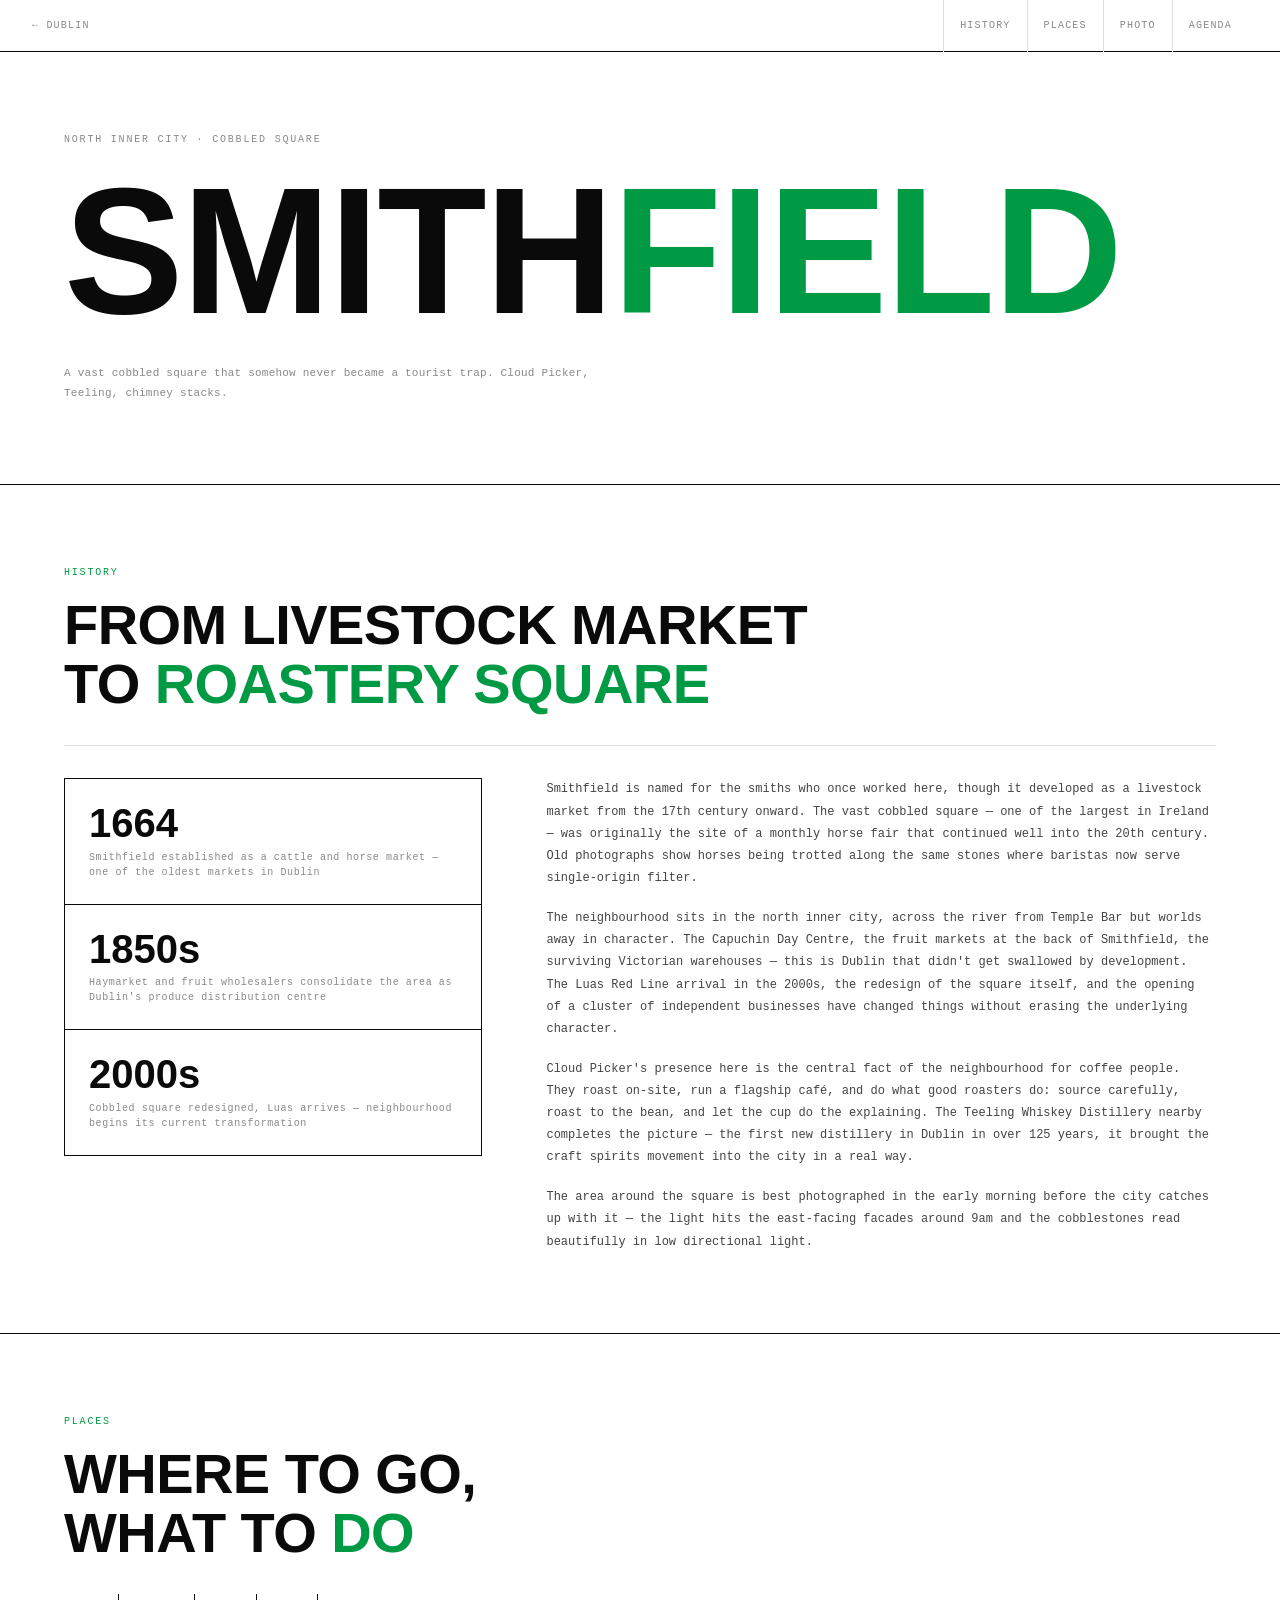
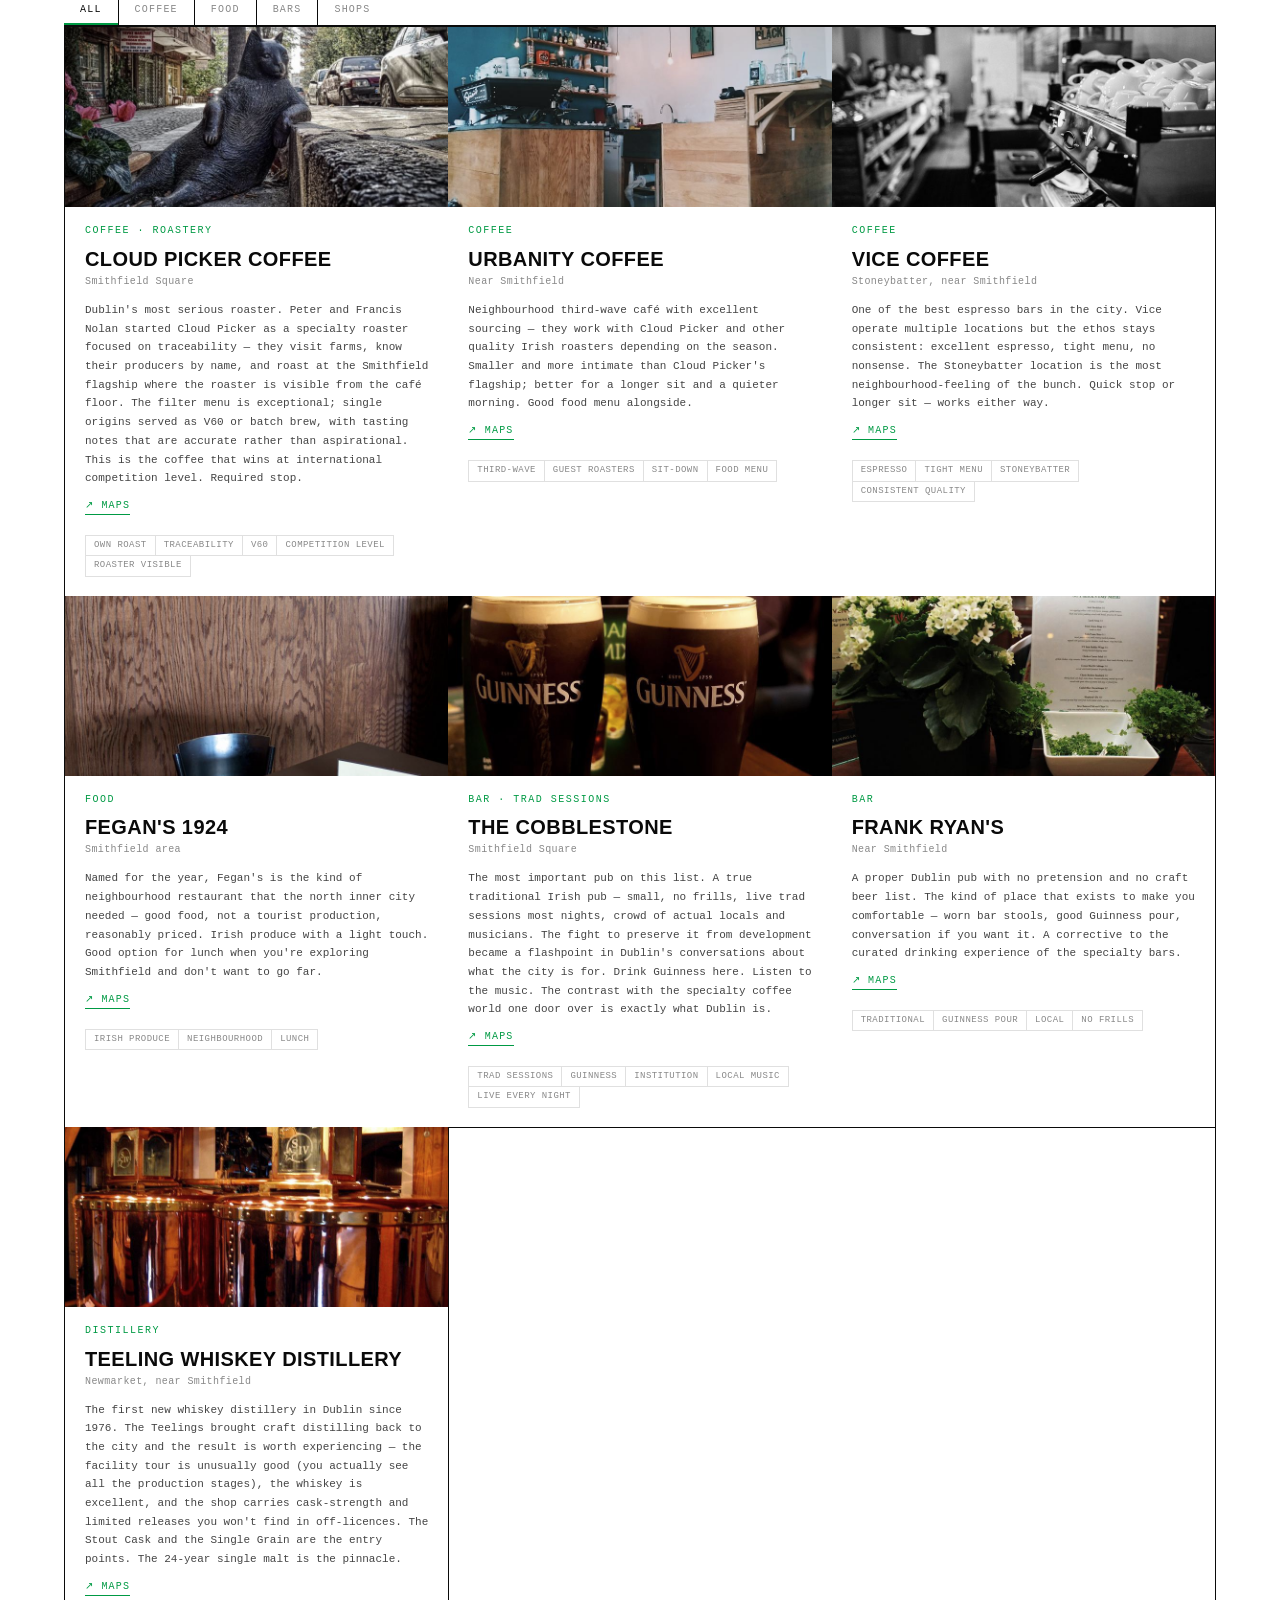
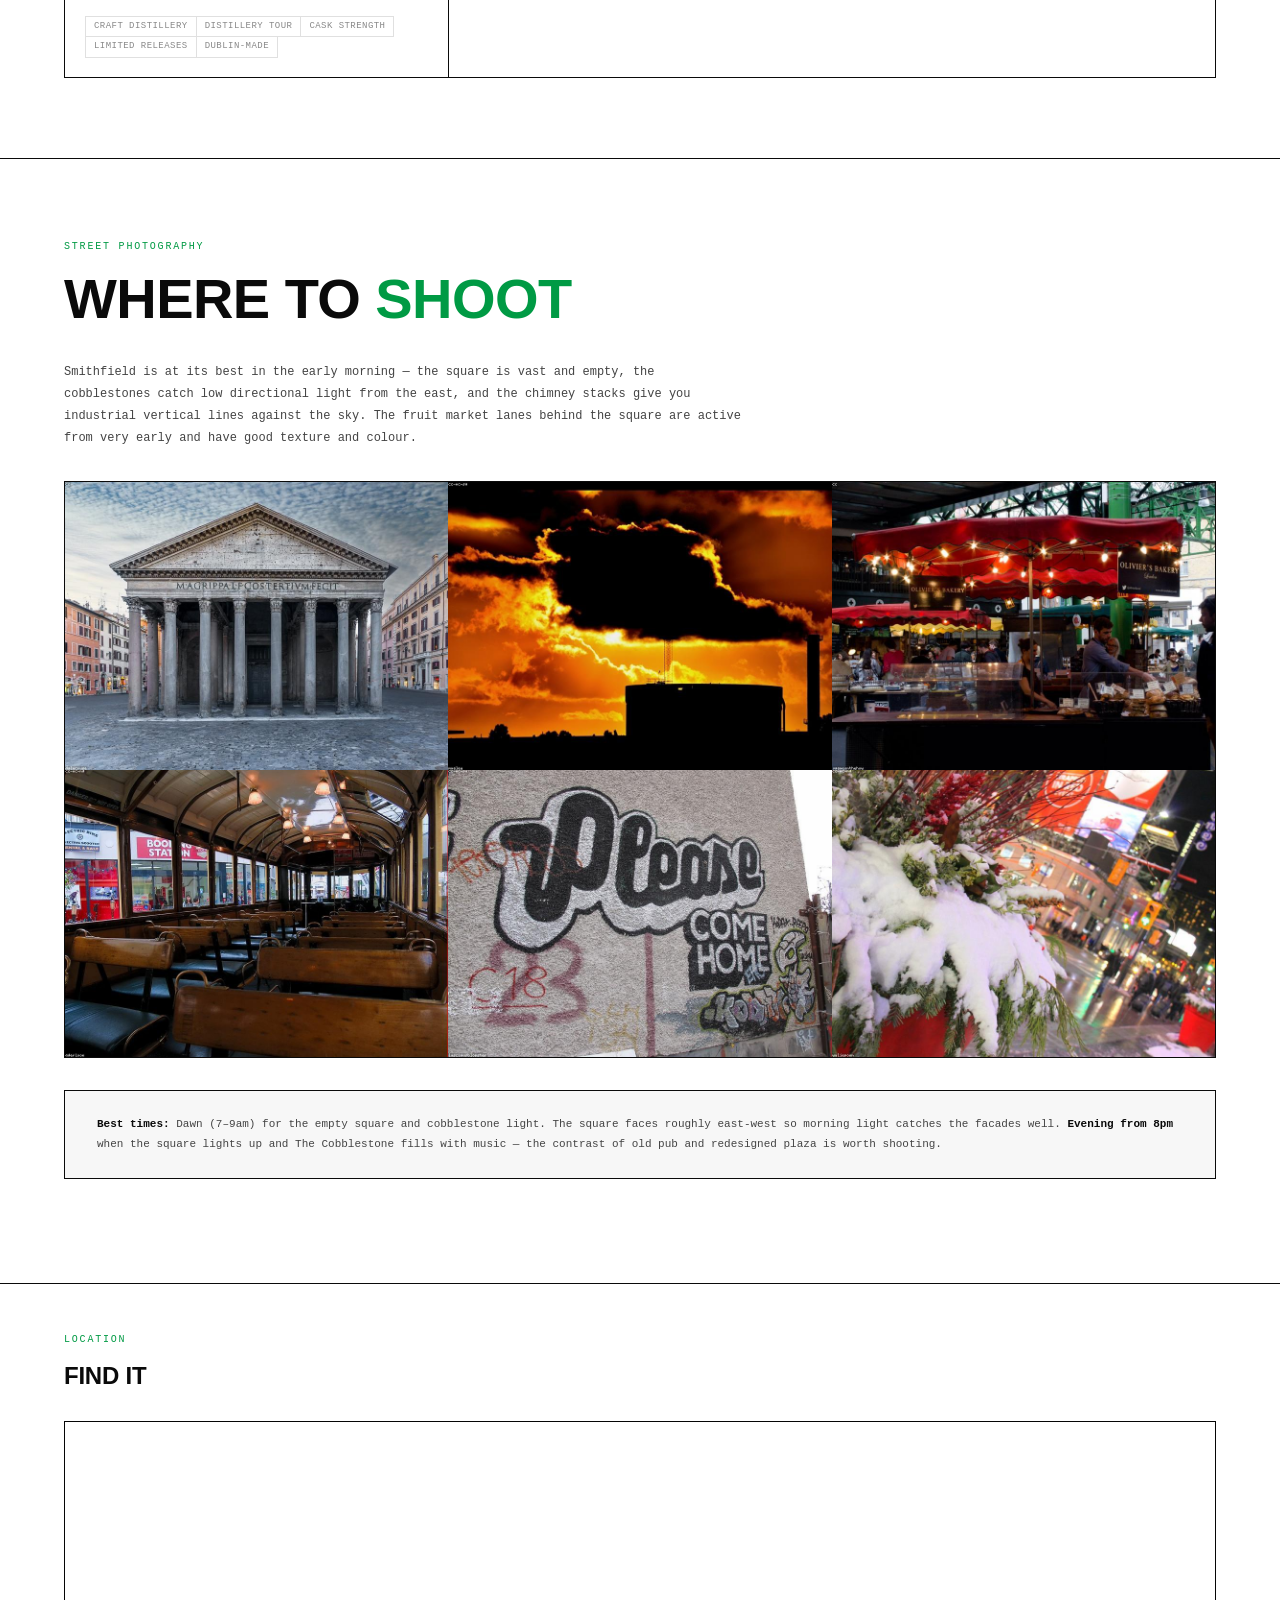
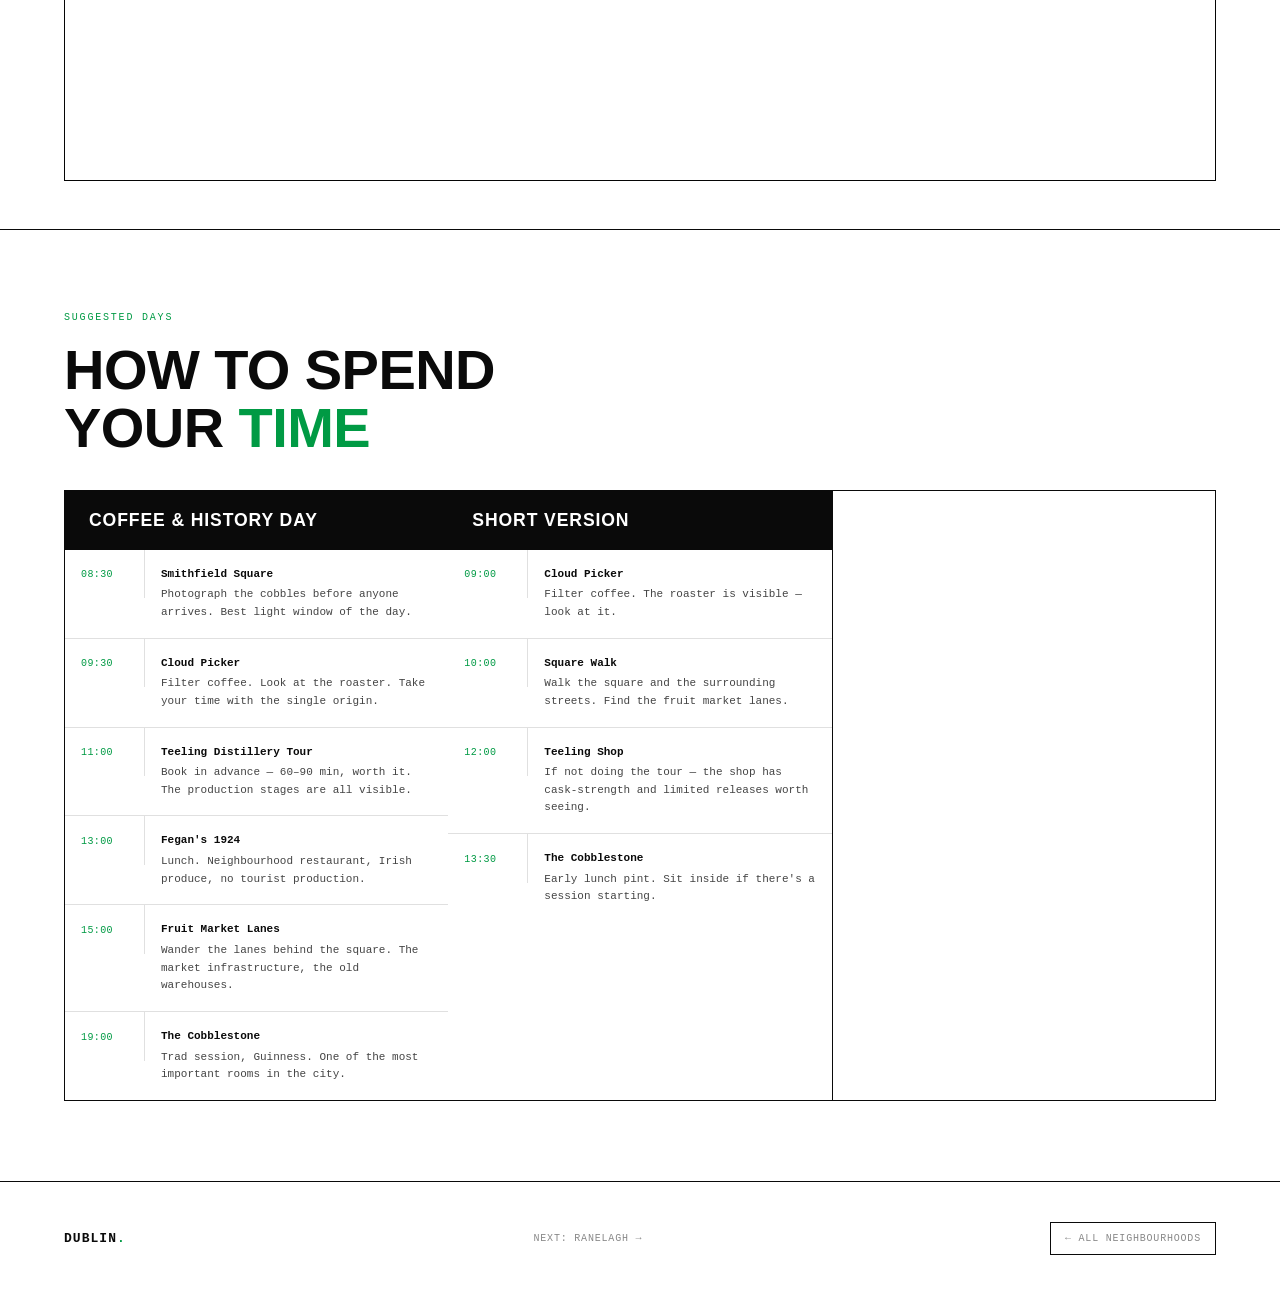
<file: smithfield.html>
<!DOCTYPE html>
<html lang="en">
<head>
  <meta charset="UTF-8" />
  <meta name="viewport" content="width=device-width, initial-scale=1.0" />
  <title>Smithfield — Dublin Guide</title>
  <meta name="description" content="The complete guide to Dublin's Smithfield: Cloud Picker roastery, cobbled square, Teeling Distillery, and The Cobblestone." />
  <link rel="stylesheet" href="./style.css" />
</head>
<body>

<nav>
  <a href="./index.html" class="nav-back">← Dublin</a>
  <ul class="nav-links">
    <li><a href="#history">History</a></li>
    <li><a href="#places">Places</a></li>
    <li><a href="#photo">Photo</a></li>
    <li><a href="#agenda">Agenda</a></li>
  </ul>
</nav>

<div class="hero hero-smithfield">
  <div class="hero-bg"></div>
  <div class="hero-content">
    <div class="hero-overline">North Inner City · Cobbled Square</div>
    <h1>Smith<em>field</em></h1>
    <p class="hero-tagline">A vast cobbled square that somehow never became a tourist trap. Cloud Picker, Teeling, chimney stacks.</p>
  </div>
</div>

<!-- HISTORY -->
<div class="section" id="history">
  <div class="section-label">History</div>
  <h2 class="section-title">From livestock market<br>to <em>roastery square</em></h2>

  <div class="history-block">
    <div class="history-stats">
      <div class="stat">
        <div class="stat-number">1664</div>
        <div class="stat-label">Smithfield established as a cattle and horse market — one of the oldest markets in Dublin</div>
      </div>
      <div class="stat">
        <div class="stat-number">1850s</div>
        <div class="stat-label">Haymarket and fruit wholesalers consolidate the area as Dublin's produce distribution centre</div>
      </div>
      <div class="stat">
        <div class="stat-number">2000s</div>
        <div class="stat-label">Cobbled square redesigned, Luas arrives — neighbourhood begins its current transformation</div>
      </div>
    </div>
    <div class="section-body">
      <p>Smithfield is named for the smiths who once worked here, though it developed as a livestock market from the 17th century onward. The vast cobbled square — one of the largest in Ireland — was originally the site of a monthly horse fair that continued well into the 20th century. Old photographs show horses being trotted along the same stones where baristas now serve single-origin filter.</p>
      <p>The neighbourhood sits in the north inner city, across the river from Temple Bar but worlds away in character. The Capuchin Day Centre, the fruit markets at the back of Smithfield, the surviving Victorian warehouses — this is Dublin that didn't get swallowed by development. The Luas Red Line arrival in the 2000s, the redesign of the square itself, and the opening of a cluster of independent businesses have changed things without erasing the underlying character.</p>
      <p>Cloud Picker's presence here is the central fact of the neighbourhood for coffee people. They roast on-site, run a flagship café, and do what good roasters do: source carefully, roast to the bean, and let the cup do the explaining. The Teeling Whiskey Distillery nearby completes the picture — the first new distillery in Dublin in over 125 years, it brought the craft spirits movement into the city in a real way.</p>
      <p>The area around the square is best photographed in the early morning before the city catches up with it — the light hits the east-facing facades around 9am and the cobblestones read beautifully in low directional light.</p>
    </div>
  </div>
</div>

<hr class="divider" />

<!-- PLACES -->
<div class="section" id="places">
  <div class="section-label">Places</div>
  <h2 class="section-title">Where to go,<br>what to <em>do</em></h2>

  <div class="filter-bar">
    <button class="filter-btn active" data-filter="all">All</button>
    <button class="filter-btn" data-filter="coffee">Coffee</button>
    <button class="filter-btn" data-filter="food">Food</button>
    <button class="filter-btn" data-filter="bars">Bars</button>
    <button class="filter-btn" data-filter="shops">Shops</button>
  </div>

  <div class="places-grid">

    <div class="place-card" data-category="coffee">
      <div class="place-img"><img src="./images/smithfield/cloud-picker.jpg" alt="Cloud Picker Coffee"></div>
      <div class="place-category">Coffee · Roastery</div>
      <div class="place-name">Cloud Picker Coffee</div>
      <div class="place-address">Smithfield Square</div>
      <div class="place-desc">Dublin's most serious roaster. Peter and Francis Nolan started Cloud Picker as a specialty roaster focused on traceability — they visit farms, know their producers by name, and roast at the Smithfield flagship where the roaster is visible from the café floor. The filter menu is exceptional; single origins served as V60 or batch brew, with tasting notes that are accurate rather than aspirational. This is the coffee that wins at international competition level. Required stop.</div>
      <a href="https://maps.apple.com/?q=Cloud+Picker+Coffee+Dublin" class="maps-link" target="_blank">↗ MAPS</a>
      <div class="place-tags">
        <span class="place-tag">own roast</span>
        <span class="place-tag">traceability</span>
        <span class="place-tag">V60</span>
        <span class="place-tag">competition level</span>
        <span class="place-tag">roaster visible</span>
      </div>
    </div>

    <div class="place-card" data-category="coffee">
      <div class="place-img"><img src="./images/smithfield/urbanity-coffee.jpg" alt="Urbanity Coffee"></div>
      <div class="place-category">Coffee</div>
      <div class="place-name">Urbanity Coffee</div>
      <div class="place-address">Near Smithfield</div>
      <div class="place-desc">Neighbourhood third-wave café with excellent sourcing — they work with Cloud Picker and other quality Irish roasters depending on the season. Smaller and more intimate than Cloud Picker's flagship; better for a longer sit and a quieter morning. Good food menu alongside.</div>
      <a href="https://maps.apple.com/?q=Urbanity+Coffee+Dublin" class="maps-link" target="_blank">↗ MAPS</a>
      <div class="place-tags">
        <span class="place-tag">third-wave</span>
        <span class="place-tag">guest roasters</span>
        <span class="place-tag">sit-down</span>
        <span class="place-tag">food menu</span>
      </div>
    </div>

    <div class="place-card" data-category="coffee">
      <div class="place-img"><img src="./images/smithfield/vice-coffee.jpg" alt="Vice Coffee Stoneybatter"></div>
      <div class="place-category">Coffee</div>
      <div class="place-name">Vice Coffee</div>
      <div class="place-address">Stoneybatter, near Smithfield</div>
      <div class="place-desc">One of the best espresso bars in the city. Vice operate multiple locations but the ethos stays consistent: excellent espresso, tight menu, no nonsense. The Stoneybatter location is the most neighbourhood-feeling of the bunch. Quick stop or longer sit — works either way.</div>
      <a href="https://maps.apple.com/?q=Vice+Coffee+Stoneybatter+Dublin" class="maps-link" target="_blank">↗ MAPS</a>
      <div class="place-tags">
        <span class="place-tag">espresso</span>
        <span class="place-tag">tight menu</span>
        <span class="place-tag">stoneybatter</span>
        <span class="place-tag">consistent quality</span>
      </div>
    </div>

    <div class="place-card" data-category="food">
      <div class="place-img"><img src="./images/smithfield/fegans-1924.jpg" alt="Fegan's 1924"></div>
      <div class="place-category">Food</div>
      <div class="place-name">Fegan's 1924</div>
      <div class="place-address">Smithfield area</div>
      <div class="place-desc">Named for the year, Fegan's is the kind of neighbourhood restaurant that the north inner city needed — good food, not a tourist production, reasonably priced. Irish produce with a light touch. Good option for lunch when you're exploring Smithfield and don't want to go far.</div>
      <a href="https://maps.apple.com/?q=Fegans+1924+Dublin" class="maps-link" target="_blank">↗ MAPS</a>
      <div class="place-tags">
        <span class="place-tag">irish produce</span>
        <span class="place-tag">neighbourhood</span>
        <span class="place-tag">lunch</span>
      </div>
    </div>

    <div class="place-card" data-category="bars">
      <div class="place-img"><img src="./images/smithfield/cobblestone-pub.jpg" alt="The Cobblestone"></div>
      <div class="place-category">Bar · Trad Sessions</div>
      <div class="place-name">The Cobblestone</div>
      <div class="place-address">Smithfield Square</div>
      <div class="place-desc">The most important pub on this list. A true traditional Irish pub — small, no frills, live trad sessions most nights, crowd of actual locals and musicians. The fight to preserve it from development became a flashpoint in Dublin's conversations about what the city is for. Drink Guinness here. Listen to the music. The contrast with the specialty coffee world one door over is exactly what Dublin is.</div>
      <a href="https://maps.apple.com/?q=The+Cobblestone+Dublin+Smithfield" class="maps-link" target="_blank">↗ MAPS</a>
      <div class="place-tags">
        <span class="place-tag">trad sessions</span>
        <span class="place-tag">guinness</span>
        <span class="place-tag">institution</span>
        <span class="place-tag">local music</span>
        <span class="place-tag">live every night</span>
      </div>
    </div>

    <div class="place-card" data-category="bars">
      <div class="place-img"><img src="./images/smithfield/frank-ryans.jpg" alt="Frank Ryan's"></div>
      <div class="place-category">Bar</div>
      <div class="place-name">Frank Ryan's</div>
      <div class="place-address">Near Smithfield</div>
      <div class="place-desc">A proper Dublin pub with no pretension and no craft beer list. The kind of place that exists to make you comfortable — worn bar stools, good Guinness pour, conversation if you want it. A corrective to the curated drinking experience of the specialty bars.</div>
      <a href="https://maps.apple.com/?q=Frank+Ryans+Dublin" class="maps-link" target="_blank">↗ MAPS</a>
      <div class="place-tags">
        <span class="place-tag">traditional</span>
        <span class="place-tag">guinness pour</span>
        <span class="place-tag">local</span>
        <span class="place-tag">no frills</span>
      </div>
    </div>

    <div class="place-card" data-category="shops">
      <div class="place-img"><img src="./images/smithfield/teeling-distillery.jpg" alt="Teeling Whiskey Distillery"></div>
      <div class="place-category">Distillery</div>
      <div class="place-name">Teeling Whiskey Distillery</div>
      <div class="place-address">Newmarket, near Smithfield</div>
      <div class="place-desc">The first new whiskey distillery in Dublin since 1976. The Teelings brought craft distilling back to the city and the result is worth experiencing — the facility tour is unusually good (you actually see all the production stages), the whiskey is excellent, and the shop carries cask-strength and limited releases you won't find in off-licences. The Stout Cask and the Single Grain are the entry points. The 24-year single malt is the pinnacle.</div>
      <a href="https://maps.apple.com/?q=Teeling+Whiskey+Distillery+Dublin" class="maps-link" target="_blank">↗ MAPS</a>
      <div class="place-tags">
        <span class="place-tag">craft distillery</span>
        <span class="place-tag">distillery tour</span>
        <span class="place-tag">cask strength</span>
        <span class="place-tag">limited releases</span>
        <span class="place-tag">dublin-made</span>
      </div>
    </div>

  </div>
</div>

<hr class="divider" />

<!-- PHOTO SPOTS -->
<div class="section" id="photo">
  <div class="section-label">Street Photography</div>
  <h2 class="section-title">Where to <em>shoot</em></h2>
  <div class="section-body">
    <p>Smithfield is at its best in the early morning — the square is vast and empty, the cobblestones catch low directional light from the east, and the chimney stacks give you industrial vertical lines against the sky. The fruit market lanes behind the square are active from very early and have good texture and colour.</p>
  </div>

  <div class="photo-grid">
    <div class="photo-spot">
      <img src="./images/smithfield/photo-square-dawn.jpg" alt="Smithfield Square at Dawn">
      <div class="photo-spot-overlay">Smithfield Square at Dawn</div>
    </div>
    <div class="photo-spot">
      <img src="./images/smithfield/photo-chimney.jpg" alt="Old Jameson Chimney">
      <div class="photo-spot-overlay">Old Jameson Distillery Chimney</div>
    </div>
    <div class="photo-spot">
      <img src="./images/smithfield/photo-fruit-market.jpg" alt="Fruit Market Lanes">
      <div class="photo-spot-overlay">Fruit Market Lanes</div>
    </div>
    <div class="photo-spot">
      <img src="./images/smithfield/photo-luas.jpg" alt="Luas Stop Reflections">
      <div class="photo-spot-overlay">Luas Stop Reflections</div>
    </div>
    <div class="photo-spot">
      <img src="./images/smithfield/photo-cobblestone-exterior.jpg" alt="The Cobblestone Exterior">
      <div class="photo-spot-overlay">The Cobblestone Exterior</div>
    </div>
    <div class="photo-spot">
      <img src="./images/smithfield/photo-square-evening.jpg" alt="Smithfield Square Evening">
      <div class="photo-spot-overlay">Smithfield Square Evening</div>
    </div>
  </div>

  <div style="margin-top: 2rem;" class="intro-card">
    <p><strong>Best times:</strong> Dawn (7–9am) for the empty square and cobblestone light. The square faces roughly east-west so morning light catches the facades well. <strong>Evening from 8pm</strong> when the square lights up and The Cobblestone fills with music — the contrast of old pub and redesigned plaza is worth shooting.</p>
  </div>
</div>

<hr class="divider" />

<!-- MAP -->
<div class="section-sm">
  <div class="section-label">Location</div>
  <h2 class="section-title" style="font-size: 1.5rem; font-family: 'Barlow Condensed', sans-serif;">Find it</h2>
  <div class="map-embed">
    <iframe
      src="https://maps.google.com/maps?q=Smithfield,+Dublin,+Ireland&output=embed&z=15"
      allowfullscreen
      loading="lazy"
      referrerpolicy="no-referrer-when-downgrade">
    </iframe>
  </div>
</div>

<hr class="divider" />

<!-- AGENDA -->
<div class="section" id="agenda">
  <div class="section-label">Suggested Days</div>
  <h2 class="section-title">How to spend<br>your <em>time</em></h2>

  <div class="agenda-grid">

    <div class="agenda-card">
      <div class="agenda-header">Coffee &amp; History Day</div>
      <div class="agenda-items">
        <div class="agenda-item">
          <div class="agenda-time">08:30</div>
          <div class="agenda-activity"><strong>Smithfield Square</strong>Photograph the cobbles before anyone arrives. Best light window of the day.</div>
        </div>
        <div class="agenda-item">
          <div class="agenda-time">09:30</div>
          <div class="agenda-activity"><strong>Cloud Picker</strong>Filter coffee. Look at the roaster. Take your time with the single origin.</div>
        </div>
        <div class="agenda-item">
          <div class="agenda-time">11:00</div>
          <div class="agenda-activity"><strong>Teeling Distillery Tour</strong>Book in advance — 60–90 min, worth it. The production stages are all visible.</div>
        </div>
        <div class="agenda-item">
          <div class="agenda-time">13:00</div>
          <div class="agenda-activity"><strong>Fegan's 1924</strong>Lunch. Neighbourhood restaurant, Irish produce, no tourist production.</div>
        </div>
        <div class="agenda-item">
          <div class="agenda-time">15:00</div>
          <div class="agenda-activity"><strong>Fruit Market Lanes</strong>Wander the lanes behind the square. The market infrastructure, the old warehouses.</div>
        </div>
        <div class="agenda-item">
          <div class="agenda-time">19:00</div>
          <div class="agenda-activity"><strong>The Cobblestone</strong>Trad session, Guinness. One of the most important rooms in the city.</div>
        </div>
      </div>
    </div>

    <div class="agenda-card">
      <div class="agenda-header">Short Version</div>
      <div class="agenda-items">
        <div class="agenda-item">
          <div class="agenda-time">09:00</div>
          <div class="agenda-activity"><strong>Cloud Picker</strong>Filter coffee. The roaster is visible — look at it.</div>
        </div>
        <div class="agenda-item">
          <div class="agenda-time">10:00</div>
          <div class="agenda-activity"><strong>Square Walk</strong>Walk the square and the surrounding streets. Find the fruit market lanes.</div>
        </div>
        <div class="agenda-item">
          <div class="agenda-time">12:00</div>
          <div class="agenda-activity"><strong>Teeling Shop</strong>If not doing the tour — the shop has cask-strength and limited releases worth seeing.</div>
        </div>
        <div class="agenda-item">
          <div class="agenda-time">13:30</div>
          <div class="agenda-activity"><strong>The Cobblestone</strong>Early lunch pint. Sit inside if there's a session starting.</div>
        </div>
      </div>
    </div>

  </div>
</div>

<footer>
  <div class="footer-logo">Dublin<span>.</span></div>
  <div style="display:flex; gap:1rem; flex-wrap:wrap;">
    <a href="./ranelagh.html" style="font-family:'Space Mono',monospace;font-size:10px;color:var(--text-muted);letter-spacing:0.08em;text-transform:uppercase;">Next: Ranelagh →</a>
  </div>
  <ul class="footer-links">
    <li><a href="./index.html">← All Neighbourhoods</a></li>
  </ul>
</footer>

<button class="back-to-top" aria-label="Back to top">↑</button>
<script src="./script.js"></script>
</body>
</html>
</file>
<file: style.css>
*, *::before, *::after { box-sizing: border-box; margin: 0; padding: 0; }

:root {
  --bg: #ffffff;
  --text: #0a0a0a;
  --text-dim: #444444;
  --text-muted: #888888;
  --accent: #009A44;
  --border: #0a0a0a;
  --border-light: #e0e0e0;
  --nav-h: 52px;
}

html { scroll-behavior: smooth; }

body {
  background: var(--bg);
  color: var(--text);
  font-family: 'Courier New', Courier, monospace;
  font-size: 12px;
  line-height: 1.5;
  -webkit-font-smoothing: antialiased;
}

a { color: var(--text); text-decoration: none; transition: color 0.15s; }
a:hover { color: var(--accent); }
img { display: block; max-width: 100%; }

/* ── NAV ── */
nav {
  position: fixed;
  top: 0;
  left: 0;
  right: 0;
  z-index: 100;
  height: var(--nav-h);
  display: flex;
  align-items: center;
  padding: 0 2rem;
  background: #ffffff;
  border-bottom: 1px solid var(--border);
}
nav.scrolled { background: #ffffff; }

.nav-logo {
  font-family: 'Courier New', Courier, monospace;
  font-size: 13px;
  font-weight: 700;
  color: var(--text);
  letter-spacing: 0.08em;
  text-transform: uppercase;
  flex-shrink: 0;
}
.nav-logo span { color: var(--accent); }

.nav-links {
  display: flex;
  gap: 0;
  margin-left: auto;
  list-style: none;
}
.nav-links a {
  font-family: 'Courier New', Courier, monospace;
  font-size: 10px;
  letter-spacing: 0.12em;
  text-transform: uppercase;
  color: var(--text-muted);
  padding: 0 1rem;
  border-left: 1px solid var(--border-light);
  display: block;
  line-height: var(--nav-h);
  transition: color 0.15s;
}
.nav-links a:hover,
.nav-links a.active { color: var(--text); }

.nav-back {
  font-family: 'Courier New', Courier, monospace;
  font-size: 10px;
  letter-spacing: 0.12em;
  text-transform: uppercase;
  color: var(--text-muted);
  transition: color 0.15s;
}
.nav-back:hover { color: var(--accent); }

/* ── HERO ── */
.hero {
  padding: calc(var(--nav-h) + 5rem) 4rem 5rem;
  border-bottom: 1px solid var(--border);
  position: relative;
  overflow: hidden;
}
.hero-bg,
.hero-scroll,
.hero-scroll-line { display: none; }
.hero-content { position: static; max-width: none; }

.hero-overline {
  font-family: 'Courier New', Courier, monospace;
  font-size: 10px;
  letter-spacing: 0.18em;
  text-transform: uppercase;
  color: var(--text-muted);
  margin-bottom: 1.5rem;
}
.hero-overline::before { display: none; }

.hero h1 {
  font-family: 'Helvetica Neue', Helvetica, Arial, sans-serif;
  font-size: clamp(4.5rem, 14vw, 13rem);
  font-weight: 700;
  line-height: 0.9;
  letter-spacing: -0.01em;
  text-transform: uppercase;
  color: var(--text);
  margin-bottom: 2rem;
}
.hero h1 em {
  font-style: normal !important;
  color: var(--accent);
}

.hero-tagline {
  font-family: 'Courier New', Courier, monospace;
  font-size: 11px;
  color: var(--text-muted);
  max-width: 540px;
  line-height: 1.8;
  letter-spacing: 0.02em;
  font-style: normal;
}

/* ── SECTIONS ── */
.section { padding: 5rem 4rem; max-width: 1280px; margin: 0 auto; }
.section-sm { padding: 3rem 4rem; max-width: 1280px; margin: 0 auto; }
.full-width-section { padding: 5rem 4rem; }

.section-label {
  font-family: 'Courier New', Courier, monospace;
  font-size: 10px;
  letter-spacing: 0.18em;
  text-transform: uppercase;
  color: var(--accent);
  margin-bottom: 1rem;
}
.section-label::before { display: none; }

.section-title {
  font-family: 'Helvetica Neue', Helvetica, Arial, sans-serif;
  font-size: clamp(2rem, 5vw, 3.5rem);
  font-weight: 700;
  letter-spacing: -0.01em;
  line-height: 1.05;
  text-transform: uppercase;
  margin-bottom: 2rem;
  color: var(--text);
}
.section-title em {
  font-style: normal;
  color: var(--accent);
}

.section-body {
  font-family: 'Courier New', Courier, monospace;
  font-size: 12px;
  line-height: 1.85;
  color: var(--text-dim);
  max-width: 680px;
}
.section-body p { font-family: 'Courier New', Courier, monospace; font-size: 12px; line-height: 1.85; color: var(--text-dim); }
.section-body p + p { margin-top: 1.1rem; }

/* ── DIVIDER ── */
.divider {
  border: none;
  border-top: 1px solid var(--border);
  margin: 0;
}

/* ── HISTORY BLOCK ── */
.history-block {
  display: grid;
  grid-template-columns: 1fr 1.6fr;
  gap: 4rem;
  align-items: start;
  padding-top: 2rem;
  border-top: 1px solid var(--border-light);
}
.history-stats {
  display: flex;
  flex-direction: column;
  gap: 0;
}
.stat {
  padding: 1.5rem;
  border: 1px solid var(--border);
  margin-bottom: -1px;
}
.stat-number {
  font-family: 'Helvetica Neue', Helvetica, Arial, sans-serif;
  font-size: 2.5rem;
  font-weight: 700;
  color: var(--text);
  line-height: 1;
  margin-bottom: 0.4rem;
}
.stat-label {
  font-family: 'Courier New', Courier, monospace;
  font-size: 10px;
  letter-spacing: 0.06em;
  color: var(--text-muted);
}

/* ── FILTER BAR ── */
.filter-bar {
  display: flex;
  gap: 0;
  border-bottom: 1px solid var(--border);
  margin-bottom: 0;
  padding: 0;
  flex-wrap: wrap;
}
.filter-btn {
  padding: 10px 16px;
  background: none;
  border: none;
  border-right: 1px solid var(--border);
  font-family: 'Courier New', Courier, monospace;
  font-size: 10px;
  letter-spacing: 0.12em;
  text-transform: uppercase;
  cursor: pointer;
  color: var(--text-muted);
  transition: color 0.15s;
  position: relative;
}
.filter-btn:hover { color: var(--text); }
.filter-btn.active {
  color: var(--text);
  box-shadow: inset 0 -2px 0 var(--accent);
}
.filter-btn:last-child { border-right: none; }

/* ── PLACES GRID ── */
.places-grid {
  display: grid;
  grid-template-columns: repeat(auto-fill, minmax(320px, 1fr));
  gap: 0;
  border: 1px solid var(--border);
}
.place-card {
  background: #ffffff;
  border-right: 1px solid var(--border);
  border-bottom: 1px solid var(--border);
  margin: 0 -1px -1px 0;
  padding: 20px;
  position: relative;
  overflow: hidden;
  transition: background 0.15s;
}
.place-card:hover { background: #f5f5f5; }
.place-card.hidden { display: none; }

.place-img {
  width: calc(100% + 40px);
  margin: -20px -20px 16px -20px;
  height: 180px;
  overflow: hidden;
  background: #f0f0f0;
}
.place-img img {
  width: 100%;
  height: 100%;
  object-fit: cover;
  display: block;
  filter: grayscale(20%);
  transition: filter 0.2s;
}
.place-card:hover .place-img img {
  filter: grayscale(0%);
}

.place-category {
  font-family: 'Courier New', Courier, monospace;
  font-size: 10px;
  letter-spacing: 0.15em;
  text-transform: uppercase;
  color: var(--accent);
  margin-bottom: 0.6rem;
}
.place-name {
  font-family: 'Helvetica Neue', Helvetica, Arial, sans-serif;
  font-size: 20px;
  font-weight: 700;
  text-transform: uppercase;
  margin-bottom: 0.25rem;
  line-height: 1.1;
  color: var(--text);
  letter-spacing: 0.02em;
}
.place-address {
  font-family: 'Courier New', Courier, monospace;
  font-size: 10px;
  color: var(--text-muted);
  margin-bottom: 0.75rem;
  letter-spacing: 0.04em;
}
.place-desc {
  font-family: 'Courier New', Courier, monospace;
  font-size: 11px;
  color: var(--text-dim);
  line-height: 1.7;
  margin-bottom: 0;
}
.maps-link {
  display: inline-block;
  font-family: 'Courier New', Courier, monospace;
  font-size: 10px;
  letter-spacing: 0.12em;
  text-transform: uppercase;
  color: var(--accent);
  text-decoration: none;
  border-bottom: 1px solid var(--accent);
  padding-bottom: 1px;
  margin-top: 10px;
  margin-bottom: 12px;
}
.maps-link:hover { opacity: 0.7; color: var(--accent); }

.place-tags {
  display: flex;
  flex-wrap: wrap;
  gap: 0;
  margin-top: 8px;
}
.place-tag {
  font-family: 'Courier New', Courier, monospace;
  font-size: 9px;
  padding: 3px 8px;
  border: 1px solid var(--border-light);
  color: var(--text-muted);
  letter-spacing: 0.05em;
  margin-right: -1px;
  margin-bottom: -1px;
  text-transform: uppercase;
}

/* ── NEIGHBOURHOOD RANKING ── */
.neighbourhood-ranking {
  border: 1px solid var(--border);
  margin: 2.5rem 0;
}
.ranking-header {
  display: grid;
  grid-template-columns: 4rem 1fr 9rem 1fr;
  background: var(--text);
  color: #ffffff;
  border-bottom: 1px solid var(--border);
}
.ranking-header > div {
  padding: 10px 16px;
  font-family: 'Courier New', Courier, monospace;
  font-size: 10px;
  letter-spacing: 0.15em;
  text-transform: uppercase;
  border-right: 1px solid #333;
}
.ranking-header > div:last-child { border-right: none; }

.ranking-row {
  display: grid;
  grid-template-columns: 4rem 1fr 9rem 1fr;
  border-bottom: 1px solid var(--border-light);
}
.ranking-row:last-child { border-bottom: none; }
.ranking-row > div {
  padding: 14px 16px;
  font-family: 'Courier New', Courier, monospace;
  font-size: 11px;
  border-right: 1px solid var(--border-light);
  line-height: 1.5;
  color: var(--text-dim);
}
.ranking-row > div:last-child { border-right: none; }

.ranking-rank {
  font-family: 'Helvetica Neue', Helvetica, Arial, sans-serif !important;
  font-size: 22px !important;
  font-weight: 700;
  color: var(--text-muted) !important;
  display: flex;
  align-items: center;
}
.ranking-name {
  font-family: 'Helvetica Neue', Helvetica, Arial, sans-serif !important;
  font-size: 15px !important;
  font-weight: 700;
  text-transform: uppercase;
  letter-spacing: 0.02em;
  color: var(--text) !important;
  display: flex;
  align-items: center;
}
.priority-essential {
  color: var(--accent) !important;
  font-weight: 700;
  letter-spacing: 0.1em;
  font-size: 10px !important;
  text-transform: uppercase;
  display: flex;
  align-items: center;
}
.priority-high {
  color: var(--text) !important;
  font-weight: 700;
  letter-spacing: 0.1em;
  font-size: 10px !important;
  text-transform: uppercase;
  display: flex;
  align-items: center;
}
.priority-morning {
  color: var(--text-muted) !important;
  letter-spacing: 0.1em;
  font-size: 10px !important;
  text-transform: uppercase;
  display: flex;
  align-items: center;
}
.ranking-why {
  font-size: 10px !important;
  display: flex;
  align-items: center;
}

/* ── NEIGHBOURHOOD CARDS (index) ── */
.neighborhoods-grid {
  display: grid;
  grid-template-columns: repeat(auto-fill, minmax(300px, 1fr));
  gap: 0;
  margin-top: 2rem;
  border: 1px solid var(--border);
}
.neighborhood-card {
  position: relative;
  border-right: 1px solid var(--border);
  border-bottom: 1px solid var(--border);
  margin: 0 -1px -1px 0;
  cursor: pointer;
  display: block;
  text-decoration: none;
  padding: 2rem;
  min-height: 220px;
  background: #fff;
  transition: background 0.15s;
}
.neighborhood-card:hover { background: #f5f5f5; color: var(--text); }

.neighborhood-card-bg,
.neighborhood-card-overlay { display: none; }

.neighborhood-card-content {
  position: static;
  padding: 0;
  background: none;
}
.neighborhood-card-label {
  font-family: 'Courier New', Courier, monospace;
  font-size: 10px;
  letter-spacing: 0.15em;
  text-transform: uppercase;
  color: var(--accent);
  margin-bottom: 0.5rem;
}
.neighborhood-card-name {
  font-family: 'Helvetica Neue', Helvetica, Arial, sans-serif;
  font-size: 2rem;
  font-weight: 700;
  text-transform: uppercase;
  color: var(--text);
  line-height: 1.05;
  margin-bottom: 0.75rem;
  letter-spacing: 0.01em;
}
.neighborhood-card-tagline {
  font-family: 'Courier New', Courier, monospace;
  font-size: 11px;
  color: var(--text-dim);
  line-height: 1.65;
  max-height: none;
  overflow: visible;
  opacity: 1;
  transition: none;
}
.neighborhood-card:hover .neighborhood-card-tagline { max-height: none; opacity: 1; }
.neighborhood-card-arrow {
  position: absolute;
  top: 1.5rem;
  right: 1.5rem;
  font-size: 1.1rem;
  color: var(--text-muted);
  opacity: 1;
  transform: none;
  transition: color 0.15s;
}
.neighborhood-card:hover .neighborhood-card-arrow { color: var(--accent); transform: none; }

/* ── PHOTO GRID ── */
.photo-grid {
  display: grid;
  grid-template-columns: repeat(3, 1fr);
  gap: 0;
  margin-top: 2rem;
  border: 1px solid var(--border);
}
.photo-spot {
  aspect-ratio: 4/3;
  background: #f0f0f0;
  border-right: 1px solid var(--border);
  border-bottom: 1px solid var(--border);
  margin: 0 -1px -1px 0;
  position: relative;
  overflow: hidden;
}
.photo-spot img {
  width: 100%;
  height: 100%;
  object-fit: cover;
}
.photo-spot-overlay {
  position: absolute;
  bottom: 0;
  left: 0;
  right: 0;
  padding: 0.6rem 0.75rem;
  background: rgba(255,255,255,0.93);
  font-family: 'Courier New', Courier, monospace;
  font-size: 10px;
  letter-spacing: 0.08em;
  text-transform: uppercase;
  color: var(--text);
  border-top: 1px solid var(--border);
  opacity: 0;
  transition: opacity 0.15s;
}
.photo-spot:hover .photo-spot-overlay { opacity: 1; }
.photo-spot-placeholder {
  width: 100%;
  height: 100%;
  display: flex;
  align-items: center;
  justify-content: center;
  font-size: 2rem;
  background: #f0f0f0;
  opacity: 0.5;
}

/* ── AGENDA ── */
.agenda-grid {
  display: grid;
  grid-template-columns: repeat(auto-fill, minmax(340px, 1fr));
  gap: 0;
  margin-top: 2rem;
  border: 1px solid var(--border);
}
.agenda-card {
  background: #fff;
  border-right: 1px solid var(--border);
  border-bottom: 1px solid var(--border);
  margin: 0 -1px -1px 0;
  overflow: hidden;
}
.agenda-header {
  padding: 1rem 1.5rem;
  background: var(--text);
  color: #ffffff;
  font-family: 'Helvetica Neue', Helvetica, Arial, sans-serif;
  font-size: 1.1rem;
  font-weight: 700;
  text-transform: uppercase;
  letter-spacing: 0.05em;
  border-bottom: none;
}
.agenda-items { padding: 0; }
.agenda-item {
  display: grid;
  grid-template-columns: 5rem 1fr;
  gap: 0;
  border-bottom: 1px solid var(--border-light);
  align-items: start;
}
.agenda-item:last-child { border-bottom: none; }
.agenda-time {
  font-family: 'Courier New', Courier, monospace;
  font-size: 10px;
  letter-spacing: 0.04em;
  color: var(--accent);
  padding: 1rem;
  border-right: 1px solid var(--border-light);
  font-variant-numeric: tabular-nums;
  display: flex;
  align-items: flex-start;
  padding-top: 1.1rem;
}
.agenda-activity {
  font-family: 'Courier New', Courier, monospace;
  font-size: 11px;
  color: var(--text-dim);
  line-height: 1.6;
  padding: 1rem;
}
.agenda-activity strong {
  display: block;
  color: var(--text);
  font-weight: 700;
  margin-bottom: 0.2rem;
  font-size: 11px;
  font-family: 'Courier New', Courier, monospace;
}

/* ── MAP ── */
.map-embed {
  width: 100%;
  height: 360px;
  border: 1px solid var(--border);
  overflow: hidden;
  margin-top: 2rem;
  filter: grayscale(100%) contrast(1.05);
  transition: filter 0.3s;
}
.map-embed:hover { filter: grayscale(60%) contrast(1); }
.map-embed iframe { width: 100%; height: 100%; border: none; }

/* ── INTRO CARD ── */
.intro-card {
  background: #f7f7f7;
  border: 1px solid var(--border);
  padding: 1.5rem 2rem;
  margin-bottom: 1.5rem;
}
.intro-card p {
  font-family: 'Courier New', Courier, monospace;
  font-size: 11px;
  line-height: 1.8;
  color: var(--text-dim);
}
.intro-card strong { color: var(--text); font-weight: 700; }

/* ── ESSENTIALS ROW ── */
.essentials {
  display: grid;
  grid-template-columns: repeat(auto-fill, minmax(150px, 1fr));
  gap: 0;
  margin-top: 1.5rem;
  border: 1px solid var(--border);
}
.essential-item {
  padding: 1rem;
  background: #fff;
  border-right: 1px solid var(--border);
  border-bottom: 1px solid var(--border);
  margin: 0 -1px -1px 0;
}
.essential-icon { font-size: 1rem; margin-bottom: 0.4rem; }
.essential-label {
  font-family: 'Courier New', Courier, monospace;
  font-size: 9px;
  letter-spacing: 0.12em;
  text-transform: uppercase;
  color: var(--text-muted);
  margin-bottom: 0.25rem;
}
.essential-value {
  font-family: 'Courier New', Courier, monospace;
  font-size: 11px;
  color: var(--text);
}

/* ── FOOTER ── */
footer {
  padding: 2.5rem 4rem;
  border-top: 1px solid var(--border);
  display: flex;
  align-items: center;
  justify-content: space-between;
  flex-wrap: wrap;
  gap: 1.5rem;
  background: #fff;
}
.footer-logo {
  font-family: 'Courier New', Courier, monospace;
  font-size: 13px;
  font-weight: 700;
  text-transform: uppercase;
  letter-spacing: 0.08em;
  color: var(--text);
}
.footer-logo span { color: var(--accent); }
.footer-note {
  font-family: 'Courier New', Courier, monospace;
  font-size: 10px;
  color: var(--text-muted);
}
.footer-links {
  display: flex;
  gap: 0;
  list-style: none;
  border: 1px solid var(--border);
}
.footer-links li a {
  font-family: 'Courier New', Courier, monospace;
  font-size: 10px;
  color: var(--text-muted);
  letter-spacing: 0.08em;
  text-transform: uppercase;
  padding: 8px 14px;
  display: block;
  border-right: 1px solid var(--border-light);
  transition: color 0.15s;
}
.footer-links li:last-child a { border-right: none; }
.footer-links a:hover { color: var(--accent); }
footer a { color: var(--text-muted); }
footer a:hover { color: var(--accent); }

/* ── BACK TO TOP ── */
.back-to-top {
  position: fixed;
  bottom: 2rem;
  right: 2rem;
  width: 2.5rem;
  height: 2.5rem;
  background: var(--text);
  border: 1px solid var(--border);
  display: flex;
  align-items: center;
  justify-content: center;
  color: #ffffff;
  cursor: pointer;
  font-size: 1rem;
  font-family: 'Courier New', Courier, monospace;
  opacity: 0;
  transform: translateY(8px);
  transition: all 0.2s;
  z-index: 99;
}
.back-to-top.visible { opacity: 1; transform: translateY(0); }
.back-to-top:hover { background: var(--accent); border-color: var(--accent); }

/* ── BASE CARD (index) ── */
.base-card {
  background: #f7f7f7;
  border: 1px solid var(--border);
  padding: 1.5rem 2rem;
}
.base-card-label {
  font-family: 'Courier New', Courier, monospace;
  font-size: 10px;
  font-weight: 700;
  letter-spacing: 0.15em;
  text-transform: uppercase;
  color: var(--accent);
  margin-bottom: 0.75rem;
}
.base-card p {
  font-family: 'Courier New', Courier, monospace;
  font-size: 11px;
  color: var(--text-dim);
  line-height: 1.7;
}
.base-card strong { color: var(--text); font-weight: 700; }

/* ── DUBLIN INTRO (index) ── */
.munich-intro {
  padding: 5rem 4rem 0;
  max-width: 1280px;
  margin: 0 auto;
}
.munich-intro-grid {
  display: grid;
  grid-template-columns: 1fr 1fr;
  gap: 4rem;
  align-items: start;
  margin-top: 2rem;
}
.munich-fact {
  font-family: 'Courier New', Courier, monospace;
  font-size: 10px;
  color: var(--text-muted);
  border-top: 1px solid var(--border-light);
  padding-top: 1rem;
  margin-top: 1.5rem;
}

/* ── RESPONSIVE ── */
@media (max-width: 900px) {
  .ranking-header,
  .ranking-row { grid-template-columns: 3.5rem 1fr 8rem; }
  .ranking-header > div:last-child,
  .ranking-row > div:last-child { display: none; }
}
@media (max-width: 768px) {
  .hero { padding: calc(var(--nav-h) + 2.5rem) 1.5rem 3rem; }
  .section, .section-sm, .full-width-section { padding: 3rem 1.5rem; }
  .munich-intro { padding: 3rem 1.5rem 0; }
  .munich-intro-grid { grid-template-columns: 1fr; gap: 2rem; }
  .history-block { grid-template-columns: 1fr; gap: 2rem; }
  .places-grid { grid-template-columns: 1fr; }
  .photo-grid { grid-template-columns: repeat(2, 1fr); }
  .neighborhoods-grid { grid-template-columns: 1fr; }
  .agenda-grid { grid-template-columns: 1fr; }
  .ranking-header,
  .ranking-row { grid-template-columns: 3rem 1fr; }
  .ranking-header > div:nth-child(3),
  .ranking-header > div:nth-child(4),
  .ranking-row > div:nth-child(3),
  .ranking-row > div:nth-child(4) { display: none; }
  footer { padding: 2rem 1.5rem; flex-direction: column; align-items: flex-start; }
  .nav-links { display: none; }
}
@media (max-width: 480px) {
  .photo-grid { grid-template-columns: 1fr; }
  .essentials { grid-template-columns: repeat(2, 1fr); }
}
</file>
